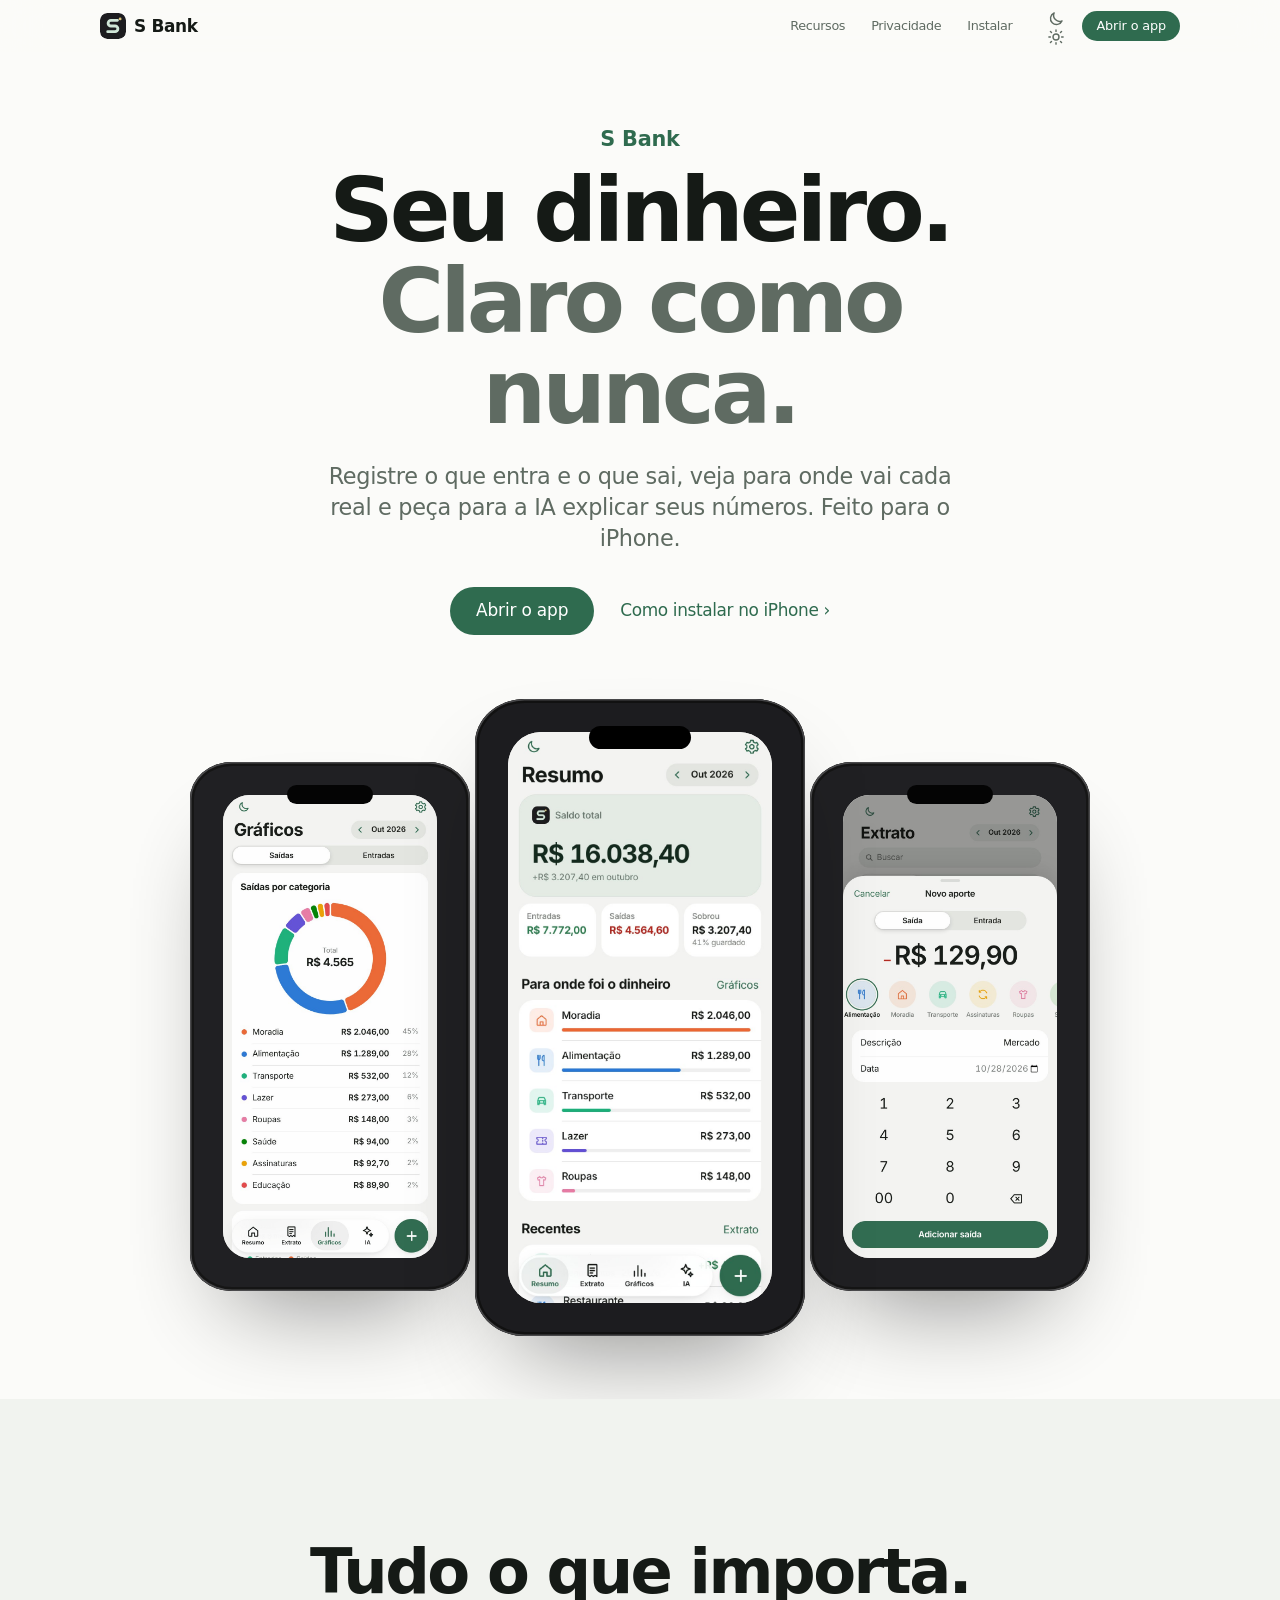
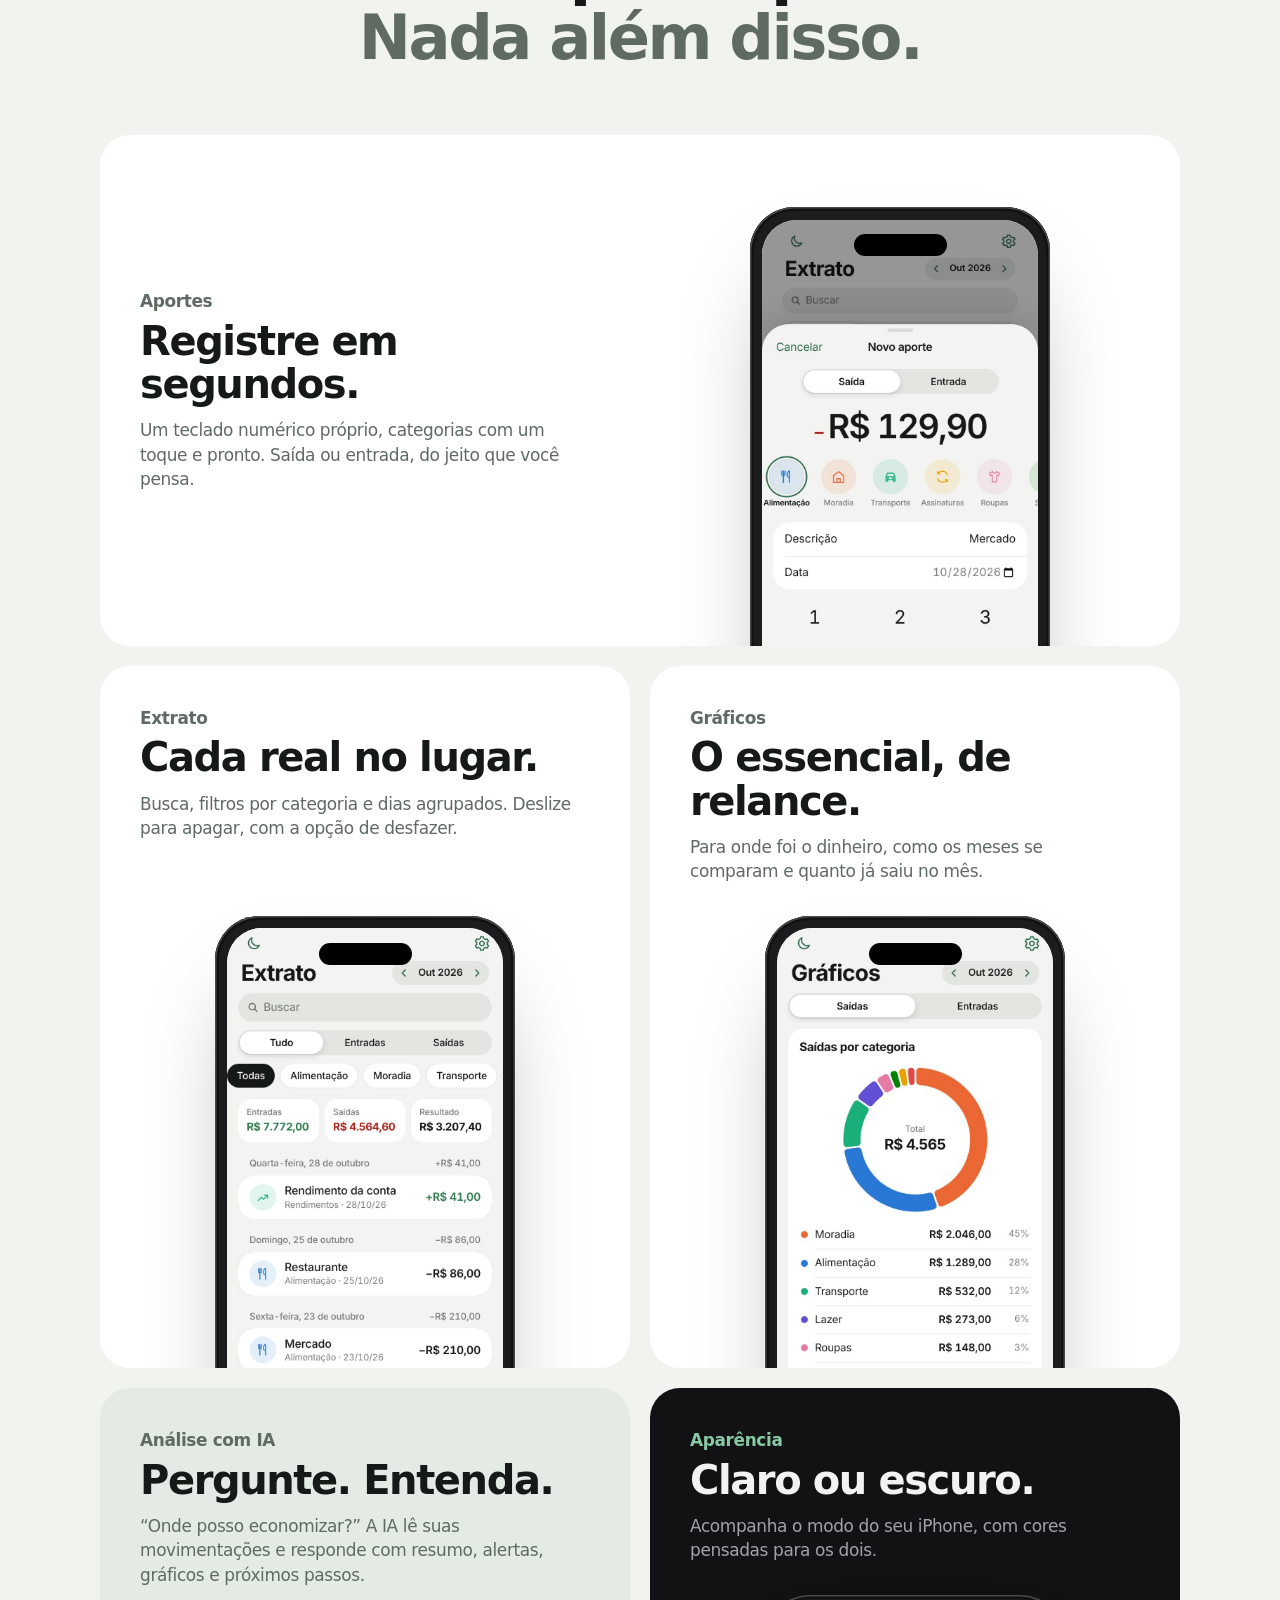
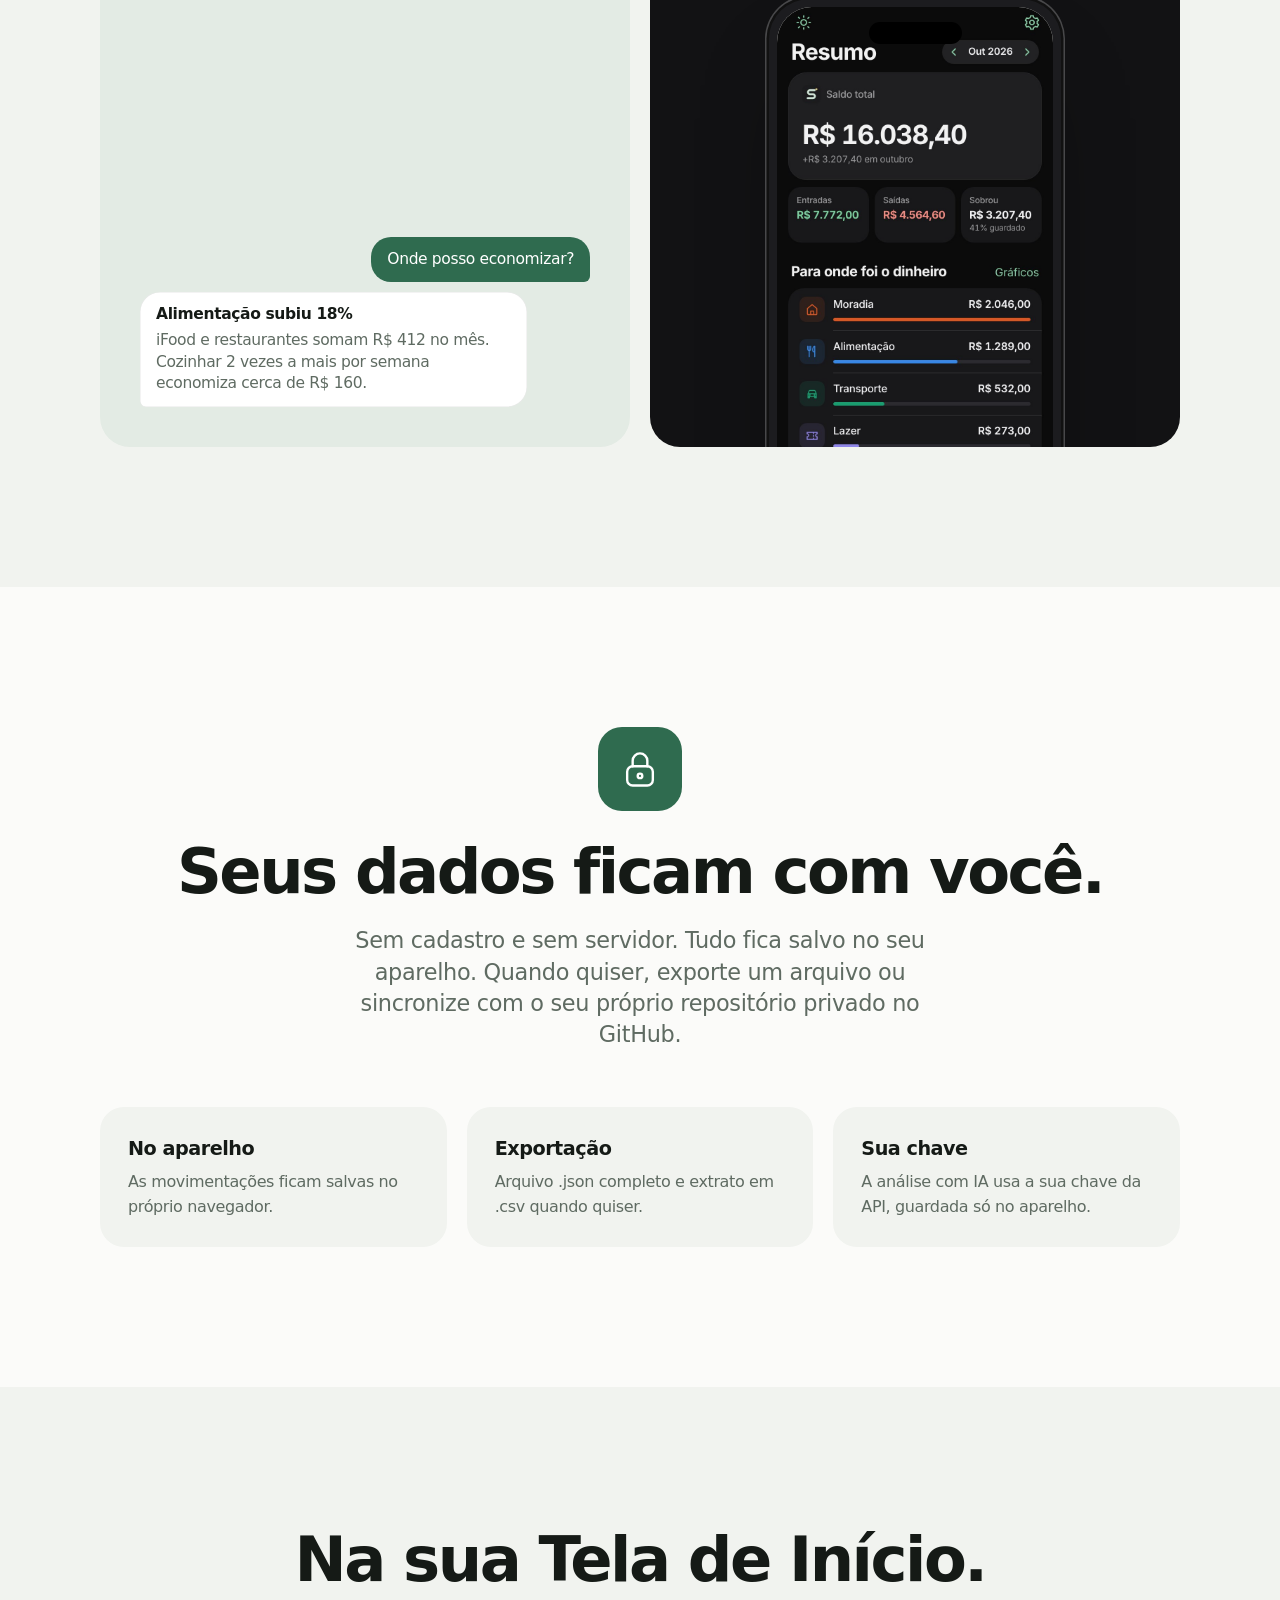
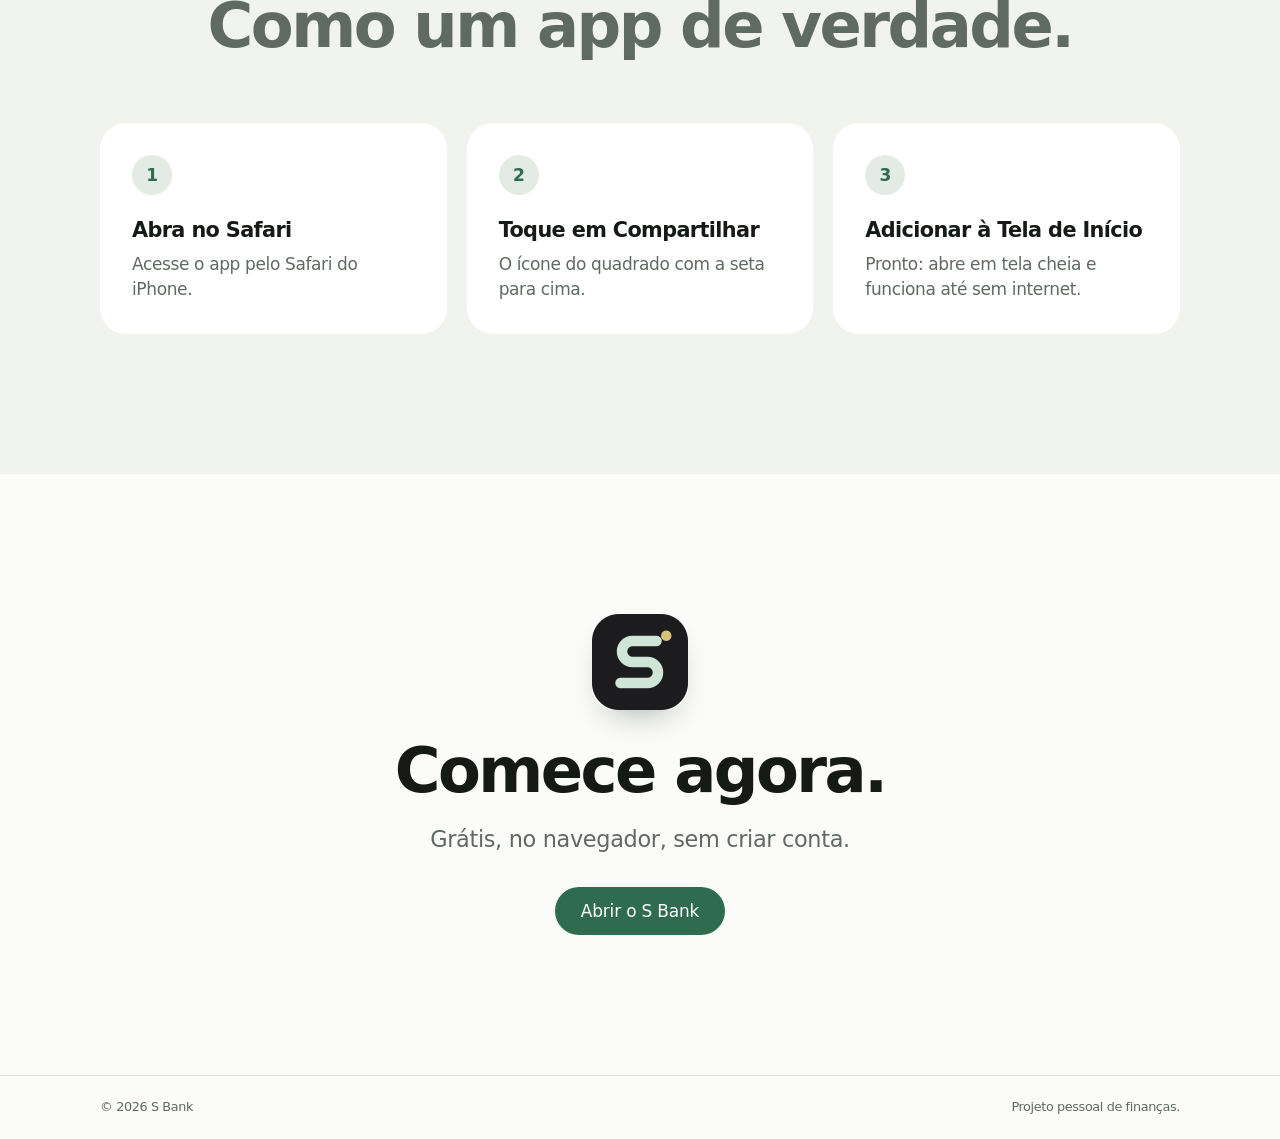
<file: index.html>
<!doctype html>
<html lang="pt-BR">
<head>
  <meta charset="utf-8">
  <meta name="viewport" content="width=device-width, initial-scale=1, viewport-fit=cover">
  <title>S Bank — Seu dinheiro, claro como nunca</title>
  <meta name="description" content="S Bank: registre o que entra e o que sai, veja gráficos e peça para a IA explicar seus números. Feito para o iPhone.">
  <meta name="theme-color" content="#FBFBF9" media="(prefers-color-scheme: light)">
  <meta name="theme-color" content="#0B0B0C" media="(prefers-color-scheme: dark)">
  <link rel="icon" href="assets/logo-mark.svg" type="image/svg+xml">
  <link rel="apple-touch-icon" href="app/icons/icon-180.png">
  <link rel="stylesheet" href="styles.css">
  <script>document.documentElement.classList.add('js'); try { const t = localStorage.getItem('sbank:theme'); if (t === 'light' || t === 'dark') document.documentElement.dataset.theme = t; } catch {}</script>
</head>
<body>
  <header class="nav" id="nav">
    <div class="nav__inner">
      <a href="#" class="brand" aria-label="S Bank — início">
        <img src="assets/logo-mark.svg" alt="" width="26" height="26">
        <span>S Bank</span>
      </a>
      <nav class="nav__links">
        <a href="#recursos">Recursos</a>
        <a href="#privacidade">Privacidade</a>
        <a href="#instalar">Instalar</a>
      </nav>
      <div class="nav__actions">
        <button class="theme-btn" id="themeBtn" aria-label="Alternar modo claro e escuro">
          <svg viewBox="0 0 24 24" class="icon-moon"><path d="M20 14.5A8 8 0 0 1 9.5 4a8 8 0 1 0 10.5 10.5z"/></svg>
          <svg viewBox="0 0 24 24" class="icon-sun" hidden><circle cx="12" cy="12" r="4"/><path d="M12 2.5v2M12 19.5v2M4.6 4.6 6 6M18 18l1.4 1.4M2.5 12h2M19.5 12h2M4.6 19.4 6 18M18 6l1.4-1.4"/></svg>
        </button>
        <a href="app/" class="pill pill--small">Abrir o app</a>
      </div>
    </div>
  </header>

  <main>
    <section class="hero">
      <div class="hero__copy">
        <p class="eyebrow reveal">S Bank</p>
        <h1 class="reveal">Seu dinheiro.<br><span class="soft">Claro como nunca.</span></h1>
        <p class="lead reveal">Registre o que entra e o que sai, veja para onde vai cada real e peça para a IA explicar seus números. Feito para o iPhone.</p>
        <div class="hero__cta reveal">
          <a href="app/" class="pill">Abrir o app</a>
          <a href="#instalar" class="more">Como instalar no iPhone</a>
        </div>
      </div>

      <div class="hero__devices" aria-hidden="true">
        <div class="phone phone--side phone--left rise"><img src="assets/shots/graficos-light.jpg" alt="" loading="lazy"></div>
        <div class="phone phone--main rise">
          <picture>
            <img src="assets/shots/resumo-light.jpg" alt="" data-light="assets/shots/resumo-light.jpg" data-dark="assets/shots/resumo-dark.jpg">
          </picture>
        </div>
        <div class="phone phone--side phone--right rise"><img src="assets/shots/aporte-light.jpg" alt="" loading="lazy"></div>
      </div>
    </section>

    <section class="section section--alt" id="recursos">
      <div class="wrap">
        <h2 class="section__title reveal">Tudo o que importa.<br><span class="soft">Nada além disso.</span></h2>

        <div class="bento">
          <article class="tile tile--wide reveal">
            <div class="tile__text">
              <p class="tile__kicker">Aportes</p>
              <h3>Registre em segundos.</h3>
              <p>Um teclado numérico próprio, categorias com um toque e pronto. Saída ou entrada, do jeito que você pensa.</p>
            </div>
            <div class="tile__media"><div class="phone phone--crop"><img src="assets/shots/aporte-light.jpg" alt="Tela de novo aporte" loading="lazy"></div></div>
          </article>

          <article class="tile reveal">
            <div class="tile__text">
              <p class="tile__kicker">Extrato</p>
              <h3>Cada real no lugar.</h3>
              <p>Busca, filtros por categoria e dias agrupados. Deslize para apagar, com a opção de desfazer.</p>
            </div>
            <div class="tile__media"><div class="phone phone--crop"><img src="assets/shots/extrato-light.jpg" alt="Tela de extrato" loading="lazy"></div></div>
          </article>

          <article class="tile reveal">
            <div class="tile__text">
              <p class="tile__kicker">Gráficos</p>
              <h3>O essencial, de relance.</h3>
              <p>Para onde foi o dinheiro, como os meses se comparam e quanto já saiu no mês.</p>
            </div>
            <div class="tile__media"><div class="phone phone--crop"><img src="assets/shots/graficos-light.jpg" alt="Tela de gráficos" loading="lazy"></div></div>
          </article>

          <article class="tile tile--ai reveal">
            <div class="tile__text">
              <p class="tile__kicker">Análise com IA</p>
              <h3>Pergunte. Entenda.</h3>
              <p>“Onde posso economizar?” A IA lê suas movimentações e responde com resumo, alertas, gráficos e próximos passos.</p>
            </div>
            <div class="ai-demo" aria-hidden="true">
              <div class="bubble bubble--q">Onde posso economizar?</div>
              <div class="bubble bubble--a">
                <b>Alimentação subiu 18%</b>
                <span>iFood e restaurantes somam R$ 412 no mês. Cozinhar 2 vezes a mais por semana economiza cerca de R$ 160.</span>
              </div>
            </div>
          </article>

          <article class="tile tile--dark reveal">
            <div class="tile__text">
              <p class="tile__kicker">Aparência</p>
              <h3>Claro ou escuro.</h3>
              <p>Acompanha o modo do seu iPhone, com cores pensadas para os dois.</p>
            </div>
            <div class="tile__media"><div class="phone phone--crop"><img src="assets/shots/resumo-dark.jpg" alt="Resumo no modo escuro" loading="lazy"></div></div>
          </article>
        </div>
      </div>
    </section>

    <section class="section" id="privacidade">
      <div class="wrap privacy">
        <div class="privacy__icon reveal" aria-hidden="true">
          <svg viewBox="0 0 48 48"><rect x="10" y="21" width="28" height="21" rx="6"/><path d="M16 21v-6a8 8 0 0 1 16 0v6"/><circle cx="24" cy="31.5" r="2.5"/></svg>
        </div>
        <h2 class="section__title reveal">Seus dados ficam com você.</h2>
        <p class="lead reveal">Sem cadastro e sem servidor. Tudo fica salvo no seu aparelho. Quando quiser, exporte um arquivo ou sincronize com o seu próprio repositório privado no GitHub.</p>
        <ul class="facts reveal">
          <li><strong>No aparelho</strong><span>As movimentações ficam salvas no próprio navegador.</span></li>
          <li><strong>Exportação</strong><span>Arquivo .json completo e extrato em .csv quando quiser.</span></li>
          <li><strong>Sua chave</strong><span>A análise com IA usa a sua chave da API, guardada só no aparelho.</span></li>
        </ul>
      </div>
    </section>

    <section class="section section--alt" id="instalar">
      <div class="wrap">
        <h2 class="section__title reveal">Na sua Tela de Início.<br><span class="soft">Como um app de verdade.</span></h2>
        <ol class="steps">
          <li class="step reveal">
            <span class="step__n">1</span>
            <h3>Abra no Safari</h3>
            <p>Acesse o app pelo Safari do iPhone.</p>
          </li>
          <li class="step reveal">
            <span class="step__n">2</span>
            <h3>Toque em Compartilhar</h3>
            <p>O ícone do quadrado com a seta para cima.</p>
          </li>
          <li class="step reveal">
            <span class="step__n">3</span>
            <h3>Adicionar à Tela de Início</h3>
            <p>Pronto: abre em tela cheia e funciona até sem internet.</p>
          </li>
        </ol>
      </div>
    </section>

    <section class="section cta">
      <div class="wrap">
        <img class="cta__icon reveal" src="app/icons/icon-192.png" alt="" width="96" height="96">
        <h2 class="section__title reveal">Comece agora.</h2>
        <p class="lead reveal">Grátis, no navegador, sem criar conta.</p>
        <a href="app/" class="pill reveal">Abrir o S Bank</a>
      </div>
    </section>
  </main>

  <footer class="footer">
    <div class="wrap footer__inner">
      <span>© <span id="year"></span> S Bank</span>
      <span>Projeto pessoal de finanças.</span>
    </div>
  </footer>

  <script src="script.js"></script>
</body>
</html>
</file>
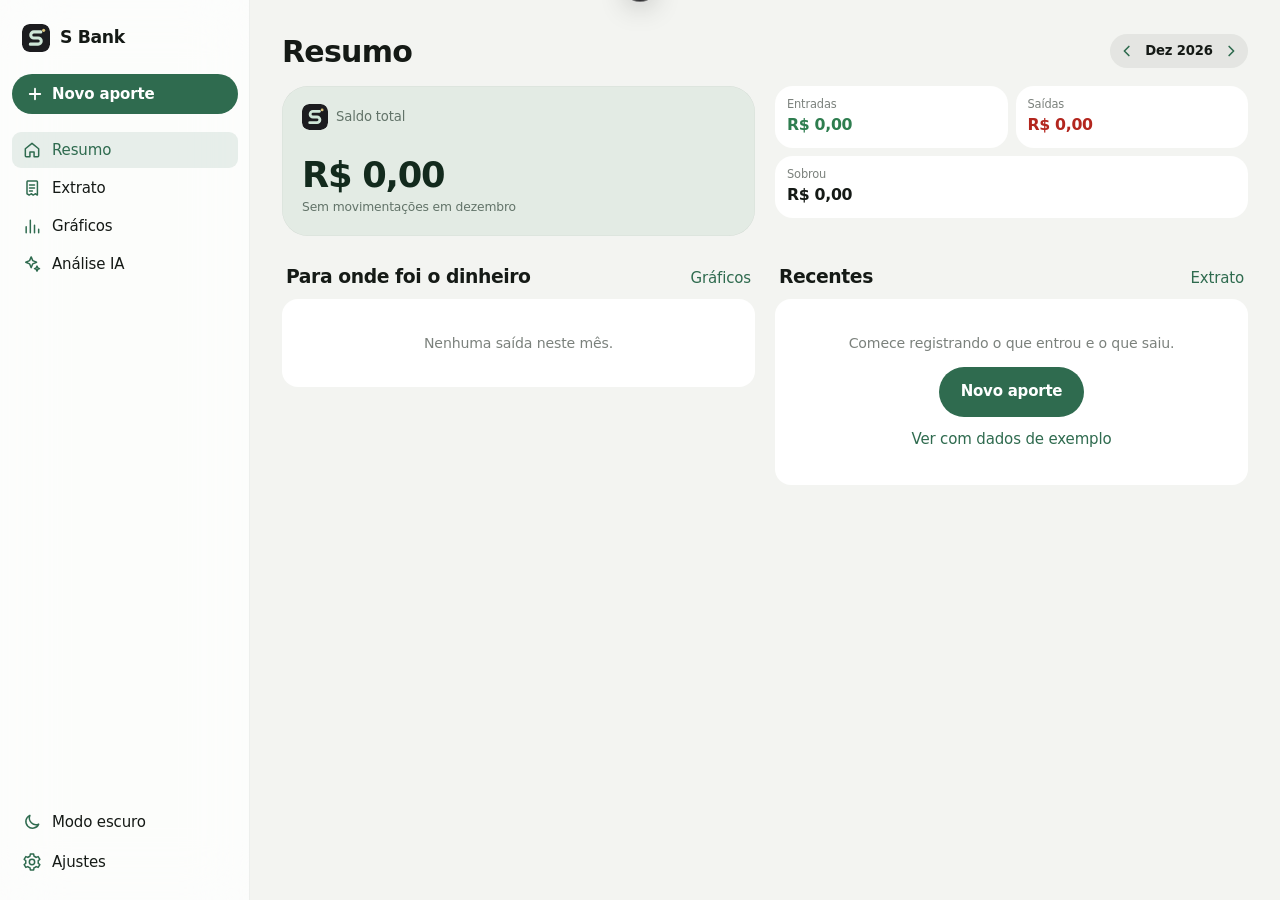
<file: app/index.html>
<!doctype html>
<html lang="pt-BR">
<head>
  <meta charset="utf-8">
  <meta name="viewport" content="width=device-width, initial-scale=1, viewport-fit=cover">
  <title>S Bank</title>
  <meta name="description" content="S Bank: seus ganhos e gastos, com gráficos e análise por IA.">
  <meta name="theme-color" content="#F3F4F1" media="(prefers-color-scheme: light)">
  <meta name="theme-color" content="#0B0B0C" media="(prefers-color-scheme: dark)">
  <script>try { const t = localStorage.getItem('sbank:theme'); if (t === 'light' || t === 'dark') document.documentElement.dataset.theme = t; } catch {}</script>
  <meta name="apple-mobile-web-app-capable" content="yes">
  <meta name="mobile-web-app-capable" content="yes">
  <meta name="apple-mobile-web-app-status-bar-style" content="black-translucent">
  <meta name="apple-mobile-web-app-title" content="S Bank">
  <meta name="format-detection" content="telephone=no">
  <link rel="manifest" href="manifest.webmanifest">
  <link rel="icon" href="icons/logo-mark.svg" type="image/svg+xml">
  <link rel="apple-touch-icon" href="icons/icon-180.png">
  <link rel="stylesheet" href="app.css">
  <script src="vendor/chart.umd.js" defer></script>
  <script src="app.js" type="module"></script>
</head>
<body>
  <!-- Ícones (estilo SF Symbols) -->
  <svg width="0" height="0" style="position:absolute" aria-hidden="true">
    <symbol id="i-resumo" viewBox="0 0 24 24"><path d="M4 10.5 12 4l8 6.5V19a1 1 0 0 1-1 1h-4.5v-5.5h-5V20H5a1 1 0 0 1-1-1z"/></symbol>
    <symbol id="i-extrato" viewBox="0 0 24 24"><path d="M6.5 3.5h11a1 1 0 0 1 1 1v16l-2.6-1.6-2.4 1.6-2.5-1.6-2.4 1.6-2.6-1.6V4.5a1 1 0 0 1 1-1zM9 8.5h6M9 12h6M9 15.5h3.5"/></symbol>
    <symbol id="i-graficos" viewBox="0 0 24 24"><path d="M5 20v-7M10 20V5M15 20v-9M20 20v-4"/></symbol>
    <symbol id="i-ia" viewBox="0 0 24 24"><path d="M11 3.5 12.9 8l4.6 1.9-4.6 1.9L11 16.4l-1.9-4.6L4.5 9.9 9.1 8zM18 14.5l.9 2.1 2.1.9-2.1.9-.9 2.1-.9-2.1-2.1-.9 2.1-.9z"/></symbol>
    <symbol id="i-plus" viewBox="0 0 24 24"><path d="M12 5v14M5 12h14"/></symbol>
    <symbol id="i-gear" viewBox="0 0 24 24"><path d="M12 15.2a3.2 3.2 0 1 0 0-6.4 3.2 3.2 0 0 0 0 6.4z"/><path d="M19.4 13.5a7.6 7.6 0 0 0 0-3l2-1.6-2-3.4-2.4 1a7.4 7.4 0 0 0-2.6-1.5L14 2.5h-4l-.4 2.5A7.4 7.4 0 0 0 7 6.5l-2.4-1-2 3.4 2 1.6a7.6 7.6 0 0 0 0 3l-2 1.6 2 3.4 2.4-1a7.4 7.4 0 0 0 2.6 1.5l.4 2.5h4l.4-2.5a7.4 7.4 0 0 0 2.6-1.5l2.4 1 2-3.4z"/></symbol>
    <symbol id="i-left" viewBox="0 0 24 24"><path d="M14.5 6 8.5 12l6 6"/></symbol>
    <symbol id="i-right" viewBox="0 0 24 24"><path d="m9.5 6 6 6-6 6"/></symbol>
    <symbol id="i-search" viewBox="0 0 24 24"><circle cx="10.5" cy="10.5" r="6"/><path d="m15 15 4.5 4.5"/></symbol>
    <symbol id="i-up" viewBox="0 0 24 24"><path d="M12 19V5M6 11l6-6 6 6"/></symbol>
    <symbol id="i-trash" viewBox="0 0 24 24"><path d="M4.5 6.5h15M9.5 6.5V4.5h5v2M6.5 6.5l.8 12.2a1.5 1.5 0 0 0 1.5 1.3h6.4a1.5 1.5 0 0 0 1.5-1.3l.8-12.2M10 10.5v6M14 10.5v6"/></symbol>
    <symbol id="i-delete" viewBox="0 0 24 24"><path d="M9 5.5h10.5a1 1 0 0 1 1 1v11a1 1 0 0 1-1 1H9L3.5 12z"/><path d="m11.5 9.5 5 5M16.5 9.5l-5 5"/></symbol>
    <symbol id="i-sun" viewBox="0 0 24 24"><circle cx="12" cy="12" r="4"/><path d="M12 2.5v2M12 19.5v2M4.6 4.6 6 6M18 18l1.4 1.4M2.5 12h2M19.5 12h2M4.6 19.4 6 18M18 6l1.4-1.4"/></symbol>
    <symbol id="i-moon" viewBox="0 0 24 24"><path d="M20 14.5A8 8 0 0 1 9.5 4a8 8 0 1 0 10.5 10.5z"/></symbol>
    <symbol id="i-sparkle" viewBox="0 0 24 24"><path d="M12 2.5 14.2 9.8 21.5 12l-7.3 2.2L12 21.5l-2.2-7.3L2.5 12l7.3-2.2z"/></symbol>
  </svg>

  <div class="app" id="app">
    <aside class="sidebar" aria-label="Navegação">
      <a class="sidebar__brand" href="../">
        <img src="icons/logo-mark.svg" alt="" width="28" height="28">
        <span>S Bank</span>
      </a>
      <button class="sidebar__new pressable" data-new>
        <svg><use href="#i-plus"/></svg><span>Novo aporte</span>
      </button>
      <nav class="sidebar__nav">
        <button class="side-item pressable" data-view="resumo"><svg><use href="#i-resumo"/></svg><span>Resumo</span></button>
        <button class="side-item pressable" data-view="extrato"><svg><use href="#i-extrato"/></svg><span>Extrato</span></button>
        <button class="side-item pressable" data-view="graficos"><svg><use href="#i-graficos"/></svg><span>Gráficos</span></button>
        <button class="side-item pressable" data-view="ia"><svg><use href="#i-ia"/></svg><span>Análise IA</span></button>
      </nav>
      <button class="side-item side-item--bottom pressable" data-theme-toggle><svg><use class="theme-icon" href="#i-moon"/></svg><span class="theme-label">Modo escuro</span></button>
      <button class="side-item pressable" data-settings><svg><use href="#i-gear"/></svg><span>Ajustes</span></button>
    </aside>

    <div class="main" id="main">
      <header class="navbar" id="navbar">
        <button class="navbar__btn navbar__btn--left pressable" data-theme-toggle aria-label="Alternar modo claro e escuro"><svg><use class="theme-icon" href="#i-moon"/></svg></button>
        <span class="navbar__title" id="navTitle">Resumo</span>
        <button class="navbar__btn pressable" data-settings aria-label="Ajustes"><svg><use href="#i-gear"/></svg></button>
      </header>

      <div class="large-title" id="largeTitle">
        <h1 id="viewTitle">Resumo</h1>
        <div class="month" id="monthNav">
          <button class="month__btn pressable" id="prevMonth" aria-label="Mês anterior"><svg><use href="#i-left"/></svg></button>
          <span class="month__label" id="monthLabel">—</span>
          <button class="month__btn pressable" id="nextMonth" aria-label="Próximo mês"><svg><use href="#i-right"/></svg></button>
        </div>
      </div>

      <main class="views">
        <!-- RESUMO -->
        <section class="view" id="view-resumo" data-title="Resumo">
          <div class="card-balance">
            <div class="card-balance__top">
              <img src="icons/logo-mark.svg" alt="" width="26" height="26">
              <span>Saldo total</span>
            </div>
            <strong class="card-balance__value" id="totalBalance">R$ 0,00</strong>
            <span class="card-balance__sub" id="balanceSub">&nbsp;</span>
          </div>

          <div class="tiles">
            <div class="tile"><span class="tile__label">Entradas</span><strong class="tile__value pos" id="monthIncome">R$ 0</strong></div>
            <div class="tile"><span class="tile__label">Saídas</span><strong class="tile__value neg" id="monthExpense">R$ 0</strong></div>
            <div class="tile"><span class="tile__label">Sobrou</span><strong class="tile__value" id="monthNet">R$ 0</strong><span class="tile__foot" id="savingsRate"></span></div>
          </div>

          <div class="section">
            <div class="section__head"><h2>Para onde foi o dinheiro</h2><button class="link pressable" data-view="graficos">Gráficos</button></div>
            <div class="group" id="topCategories"></div>
          </div>

          <div class="section">
            <div class="section__head"><h2>Recentes</h2><button class="link pressable" data-view="extrato">Extrato</button></div>
            <ul class="group list" id="recentList"></ul>
          </div>
        </section>

        <!-- EXTRATO -->
        <section class="view" id="view-extrato" data-title="Extrato">
          <label class="search">
            <svg><use href="#i-search"/></svg>
            <input type="search" id="search" placeholder="Buscar" aria-label="Buscar no extrato" enterkeyhint="search">
          </label>
          <div class="segmented" id="typeFilter" role="tablist">
            <span class="segmented__thumb"></span>
            <button class="segmented__btn" data-value="all">Tudo</button>
            <button class="segmented__btn" data-value="income">Entradas</button>
            <button class="segmented__btn" data-value="expense">Saídas</button>
          </div>
          <div class="chips-scroll" id="catFilter"></div>
          <div class="tiles tiles--compact" id="statementSummary"></div>
          <div id="statement"></div>
          <p class="hint" id="swipeHint">Deslize uma movimentação para a esquerda para apagar.</p>
        </section>

        <!-- GRÁFICOS -->
        <section class="view" id="view-graficos" data-title="Gráficos">
          <div class="segmented" id="donutType" role="tablist">
            <span class="segmented__thumb"></span>
            <button class="segmented__btn" data-value="expense">Saídas</button>
            <button class="segmented__btn" data-value="income">Entradas</button>
          </div>
          <div class="charts">
            <div class="panel panel--donut">
              <h2 class="panel__title" id="donutTitle">Saídas por categoria</h2>
              <div class="donut">
                <canvas id="donutChart" role="img" aria-label="Gráfico de rosca por categoria"></canvas>
                <div class="donut__center"><span>Total</span><strong id="donutTotal">R$ 0</strong></div>
              </div>
              <ul class="legend" id="donutLegend"></ul>
            </div>
            <div class="panel">
              <h2 class="panel__title">Entradas e saídas</h2>
              <p class="panel__sub">Últimos 6 meses</p>
              <div class="chart"><canvas id="barChart" role="img" aria-label="Entradas e saídas dos últimos 6 meses"></canvas></div>
            </div>
            <div class="panel">
              <h2 class="panel__title">Gasto acumulado</h2>
              <p class="panel__sub" id="lineSub">Ao longo do mês</p>
              <div class="chart"><canvas id="lineChart" role="img" aria-label="Gasto acumulado ao longo do mês"></canvas></div>
            </div>
          </div>
        </section>

        <!-- IA -->
        <section class="view" id="view-ia" data-title="Análise IA">
          <div class="segmented" id="aiMode" role="tablist">
            <span class="segmented__thumb"></span>
            <button class="segmented__btn" data-value="daily">Diárias</button>
            <button class="segmented__btn" data-value="ask">Perguntar</button>
          </div>

          <div id="aiDaily">
            <div class="ai-intro">
              <div class="ai-intro__orb"><svg><use href="#i-sparkle"/></svg></div>
              <p>Todo dia às 10h, o Claude analisa o dia anterior e o mês até agora, usando o seu plano.</p>
            </div>
            <div id="dailyList"></div>
          </div>

          <div id="aiAsk" hidden>
            <div class="ai-intro">
              <div class="ai-intro__orb"><svg><use href="#i-sparkle"/></svg></div>
              <p>Pergunte sobre seus gastos. A IA lê suas movimentações e responde com um resumo, alertas e gráficos.</p>
            </div>
            <div class="chips-scroll ai-suggestions">
              <button class="chip pressable" data-prompt="Analise meus ganhos e gastos deste mês. O que se destacou e onde estou gastando demais?">Analisar o mês</button>
              <button class="chip pressable" data-prompt="Compare meus últimos 6 meses. Quais categorias cresceram, quais caíram e qual a tendência?">Comparar meses</button>
              <button class="chip pressable" data-prompt="Onde posso economizar? Sugira cortes concretos com valores estimados por mês.">Onde economizar</button>
              <button class="chip pressable" data-prompt="Monte um orçamento mensal por categoria baseado no meu histórico, buscando guardar pelo menos 20% do que ganho.">Criar orçamento</button>
            </div>
            <form class="composer" id="aiForm">
              <textarea id="aiQuestion" rows="1" placeholder="Pergunte algo…" aria-label="Pergunta para a IA"></textarea>
              <button class="composer__send pressable" type="submit" id="aiSend" aria-label="Enviar"><svg><use href="#i-up"/></svg></button>
            </form>
            <button class="btn btn--tint btn--block pressable claude-btn" id="openClaude">Analisar no app do Claude</button>
            <p class="group-foot" id="aiNoKey">Sem chave da API, as perguntas abrem no app do Claude usando o seu plano: os dados são copiados e é só colar na conversa. Para respostas aqui dentro, adicione uma chave em Ajustes.</p>
            <div id="aiResults"></div>
          </div>
        </section>
      </main>
    </div>
  </div>

  <!-- Barra de abas flutuante -->
  <nav class="tabbar" id="tabbar" aria-label="Abas">
    <div class="tabbar__pill" id="tabPill">
      <span class="tabbar__indicator" id="tabIndicator"></span>
      <button class="tab" data-tab="resumo"><svg><use href="#i-resumo"/></svg><span>Resumo</span></button>
      <button class="tab" data-tab="extrato"><svg><use href="#i-extrato"/></svg><span>Extrato</span></button>
      <button class="tab" data-tab="graficos"><svg><use href="#i-graficos"/></svg><span>Gráficos</span></button>
      <button class="tab" data-tab="ia"><svg><use href="#i-ia"/></svg><span>IA</span></button>
    </div>
    <button class="tabbar__add pressable" data-new aria-label="Novo aporte"><svg><use href="#i-plus"/></svg></button>
  </nav>

  <!-- Painel: novo aporte -->
  <div class="sheet" id="sheet-entry" role="dialog" aria-modal="true" aria-labelledby="entryTitle" hidden>
    <div class="sheet__scrim" data-dismiss></div>
    <div class="sheet__panel">
      <div class="sheet__header" data-grab>
        <span class="sheet__grip"></span>
        <button class="sheet__action pressable" data-dismiss>Cancelar</button>
        <h2 class="sheet__title" id="entryTitle">Novo aporte</h2>
        <button class="sheet__action sheet__action--icon pressable" id="deleteBtn" aria-label="Apagar movimentação" hidden><svg><use href="#i-trash"/></svg></button>
      </div>
      <form class="sheet__body entry" id="entryForm" autocomplete="off">
        <div class="segmented" id="entryType" role="radiogroup" aria-label="Tipo">
          <span class="segmented__thumb"></span>
          <button type="button" class="segmented__btn" data-value="expense">Saída</button>
          <button type="button" class="segmented__btn" data-value="income">Entrada</button>
        </div>

        <output class="amount" id="amount" aria-live="polite"><span class="amount__sign" id="amountSign">−</span><span id="amountValue">R$ 0,00</span></output>

        <div class="cat-picker" id="categoryChips" role="radiogroup" aria-label="Categoria"></div>

        <div class="group form">
          <label class="form__row"><span>Descrição</span><input id="desc" type="text" placeholder="Opcional" maxlength="80" enterkeyhint="done"></label>
          <label class="form__row"><span>Data</span><input id="date" type="date" required></label>
        </div>

        <div class="keypad" id="keypad" aria-label="Teclado numérico">
          <button type="button" data-key="1">1</button><button type="button" data-key="2">2</button><button type="button" data-key="3">3</button>
          <button type="button" data-key="4">4</button><button type="button" data-key="5">5</button><button type="button" data-key="6">6</button>
          <button type="button" data-key="7">7</button><button type="button" data-key="8">8</button><button type="button" data-key="9">9</button>
          <button type="button" data-key="00">00</button><button type="button" data-key="0">0</button>
          <button type="button" data-key="del" aria-label="Apagar dígito"><svg><use href="#i-delete"/></svg></button>
        </div>

        <button type="submit" class="btn btn--primary btn--block pressable" id="saveBtn">Adicionar</button>
      </form>
    </div>
  </div>

  <!-- Painel: ajustes -->
  <div class="sheet" id="sheet-settings" role="dialog" aria-modal="true" aria-labelledby="settingsTitle" hidden>
    <div class="sheet__scrim" data-dismiss></div>
    <div class="sheet__panel">
      <div class="sheet__header" data-grab>
        <span class="sheet__grip"></span>
        <span></span>
        <h2 class="sheet__title" id="settingsTitle">Ajustes</h2>
        <button class="sheet__action sheet__action--bold pressable" data-dismiss>OK</button>
      </div>
      <div class="sheet__body settings">
        <h3 class="group-title">Aparência</h3>
        <div class="group form">
          <div class="form__row">
            <div class="segmented" id="themeSeg" style="flex:1">
              <span class="segmented__thumb"></span>
              <button type="button" class="segmented__btn" data-value="auto">Automático</button>
              <button type="button" class="segmented__btn" data-value="light">Claro</button>
              <button type="button" class="segmented__btn" data-value="dark">Escuro</button>
            </div>
          </div>
        </div>
        <p class="group-foot">“Automático” acompanha o modo do iPhone.</p>

        <h3 class="group-title">Seus dados</h3>
        <div class="group">
          <button class="row-btn pressable" id="exportJson">Exportar dados (.json)</button>
          <button class="row-btn pressable" id="exportCsv">Exportar extrato (.csv)</button>
          <label class="row-btn pressable">Importar arquivo<input type="file" id="importFile" accept="application/json,.json" hidden></label>
        </div>
        <p class="group-foot" id="dataInfo"></p>

        <h3 class="group-title">Sincronizar com o GitHub</h3>
        <div class="group form">
          <label class="form__row"><span>Repositório</span><input id="ghRepo" placeholder="usuario/sbank-dados" autocapitalize="off" autocorrect="off" spellcheck="false"></label>
          <label class="form__row"><span>Arquivo</span><input id="ghPath" placeholder="data/sbank-dados.json" autocapitalize="off" autocorrect="off" spellcheck="false"></label>
          <label class="form__row"><span>Token</span><input id="ghToken" type="password" placeholder="github_pat_…" autocapitalize="off" spellcheck="false"></label>
        </div>
        <div class="group">
          <button class="row-btn pressable" id="ghSync">Sincronizar agora</button>
        </div>
        <p class="group-foot">Use um repositório privado e um token “fine-grained” com permissão Contents: Read and write somente nele. Com o GitHub conectado, o app sincroniza sozinho: envia suas mudanças, traz as compras do Apple Pay (pasta inbox/) e as análises diárias (pasta analises/).</p>

        <h3 class="group-title">Análise com IA</h3>
        <div class="group form">
          <label class="form__row"><span>Chave da API</span><input id="apiKey" type="password" placeholder="sk-ant-…" autocapitalize="off" spellcheck="false"></label>
        </div>
        <p class="group-foot">Crie a chave em console.anthropic.com. Ela fica só neste aparelho e nunca entra no arquivo exportado. Cada análise é cobrada na sua conta da Anthropic.</p>

        <h3 class="group-title">Categorias</h3>
        <div class="group" id="catManage"></div>
        <form class="group form cat-add" id="catAddForm">
          <label class="form__row"><span>Nova</span>
            <input id="catName" maxlength="24" placeholder="Nome" aria-label="Nome da categoria" required>
          </label>
          <div class="form__row form__row--icons"><div class="icon-pick" id="iconPick" role="radiogroup" aria-label="Ícone da categoria"></div></div>
          <div class="form__row">
            <div class="segmented segmented--inline" id="catType">
              <span class="segmented__thumb"></span>
              <button type="button" class="segmented__btn" data-value="expense">Saída</button>
              <button type="button" class="segmented__btn" data-value="income">Entrada</button>
            </div>
            <button class="btn btn--tint btn--small pressable" type="submit">Criar</button>
          </div>
        </form>

        <h3 class="group-title">Outros</h3>
        <div class="group">
          <button class="row-btn pressable" id="loadDemo">Carregar dados de exemplo</button>
          <button class="row-btn row-btn--danger pressable" id="wipeData">Apagar todos os dados</button>
        </div>
        <p class="group-foot center">S Bank · seus dados ficam neste aparelho até você exportar.</p>
      </div>
    </div>
  </div>

  <div class="toast" id="toast" role="status" aria-live="polite"><span id="toastText"></span><button class="toast__action" id="toastAction" hidden></button></div>
  <label class="haptic" aria-hidden="true"><input type="checkbox" switch tabindex="-1" id="hapticSwitch"></label>
</body>
</html>
</file>
<file: styles.css>
:root {
  color-scheme: light;
  --bg: #FBFBF9;
  --bg-alt: #F1F3EF;
  --tile: #FFFFFF;
  --text: #151A16;
  --text-2: #5F6B62;
  --line: rgba(20, 30, 22, .1);
  --tint: #2F6B4F;
  --tint-hover: #265A42;
  --on-tint: #FFFFFF;
  --soft: #E3EBE4;
  --nav: rgba(251, 251, 249, .74);
  --ease: cubic-bezier(.22, 1, .36, 1);
}
@media (prefers-color-scheme: dark) {
  :root:not([data-theme="light"]) {
    color-scheme: dark;
    --bg: #0B0B0C; --bg-alt: #121214; --tile: #18181A;
    --text: #F2F2F3; --text-2: #A1A1A8; --line: rgba(255, 255, 255, .1);
    --tint: #86C9A3; --tint-hover: #9CD6B5; --on-tint: #0B1A12; --soft: #1F1F22; --nav: rgba(11, 11, 12, .74);
  }
}
:root[data-theme="dark"] {
  color-scheme: dark;
  --bg: #0B0B0C; --bg-alt: #121214; --tile: #18181A;
    --text: #F2F2F3; --text-2: #A1A1A8; --line: rgba(255, 255, 255, .1);
    --tint: #86C9A3; --tint-hover: #9CD6B5; --on-tint: #0B1A12; --soft: #1F1F22; --nav: rgba(11, 11, 12, .74);
}

* { box-sizing: border-box; margin: 0; padding: 0; }
html { scroll-behavior: smooth; -webkit-text-size-adjust: 100%; }
body {
  font: 17px/1.47 -apple-system, BlinkMacSystemFont, "SF Pro Text", system-ui, "Segoe UI", Roboto, sans-serif;
  letter-spacing: -0.022em; color: var(--text); background: var(--bg);
  -webkit-font-smoothing: antialiased; overflow-x: hidden;
}
a { color: inherit; text-decoration: none; }
img { display: block; max-width: 100%; }
.wrap { width: min(1080px, 100% - 40px); margin: 0 auto; }
.soft { color: var(--text-2); }

/* Navegação translúcida */
.nav {
  position: sticky; top: 0; z-index: 50; padding-top: env(safe-area-inset-top, 0px);
  background: var(--nav); backdrop-filter: blur(20px) saturate(180%); -webkit-backdrop-filter: blur(20px) saturate(180%);
  box-shadow: 0 .5px 0 transparent; transition: box-shadow 300ms ease;
}
.nav.is-scrolled { box-shadow: 0 .5px 0 var(--line); }
.nav__inner { width: min(1080px, 100% - 40px); margin: 0 auto; height: 52px; display: flex; align-items: center; gap: 28px; }
.brand { display: flex; align-items: center; gap: 8px; font-weight: 600; font-size: 1.06rem; letter-spacing: -0.02em; }
.brand img { border-radius: 7px; }
.nav__links { display: flex; gap: 26px; margin-left: auto; font-size: .8rem; color: var(--text-2); }
.nav__links a { transition: color 200ms; }
.nav__links a:hover { color: var(--text); }

.pill {
  display: inline-flex; align-items: center; justify-content: center; min-height: 48px; padding: 0 26px; border-radius: 980px;
  background: var(--tint); color: var(--on-tint); font-size: 1.06rem; font-weight: 500; letter-spacing: -0.01em;
  transition: background-color 200ms ease, transform 300ms var(--ease);
}
.pill:hover { background: var(--tint-hover); }
.pill:active { transform: scale(.96); transition-duration: 80ms; }
.pill--small { min-height: 30px; padding: 0 14px; font-size: .8rem; }
.more { color: var(--tint); font-size: 1.06rem; }
.more::after { content: " ›"; }
.more:hover { text-decoration: underline; }

/* Hero */
.hero { padding: 72px 0 0; text-align: center; overflow: hidden; }
.hero__copy { width: min(820px, 100% - 40px); margin: 0 auto; }
.eyebrow { font-size: 1.3rem; font-weight: 600; color: var(--tint); letter-spacing: -0.01em; }
.hero h1 { font-size: clamp(2.9rem, 8.2vw, 5.6rem); line-height: 1.02; font-weight: 700; letter-spacing: -0.045em; margin: 10px 0 22px; }
.lead { font-size: clamp(1.1rem, 2.2vw, 1.4rem); line-height: 1.4; color: var(--text-2); letter-spacing: -0.015em; max-width: 640px; margin: 0 auto; }
.hero__cta { display: flex; gap: 26px; justify-content: center; align-items: center; flex-wrap: wrap; margin-top: 32px; }

.hero__devices { position: relative; height: clamp(520px, 62vw, 700px); margin-top: 64px; }
.phone {
  position: relative; border-radius: 15% / 7%; padding: 2.6%;
  background: #1C1C1F;
  box-shadow: inset 0 0 0 1.5px #48484A, inset 0 0 0 4px #111, 0 50px 100px -40px rgba(0, 0, 0, .45);
}
.phone img { width: 100%; height: auto; aspect-ratio: 393 / 852; object-fit: cover; object-position: top; border-radius: 12.5% / 5.9%; background: #F3F4F1; }
.phone::after { /* Dynamic Island */
  content: ""; position: absolute; top: 4.3%; left: 50%; width: 31%; height: 3.6%; margin-left: -15.5%; border-radius: 999px; background: #000;
}
.phone--main { position: absolute; left: 50%; top: 0; width: clamp(250px, 30vw, 330px); margin-left: calc(clamp(250px, 30vw, 330px) / -2); z-index: 2; }
.phone--side { position: absolute; top: 9%; width: clamp(210px, 25vw, 280px); opacity: .98; }
.phone--left { right: calc(50% + clamp(120px, 14vw, 170px)); }
.phone--right { left: calc(50% + clamp(120px, 14vw, 170px)); }

/* Seções */
.section { padding: clamp(80px, 12vw, 140px) 0; }
.section--alt { background: var(--bg-alt); }
.section__title { font-size: clamp(2.2rem, 5.6vw, 3.9rem); line-height: 1.06; font-weight: 700; letter-spacing: -0.04em; text-align: center; }
.section .lead { margin-top: 20px; text-align: center; }

/* Bento */
.bento { display: grid; grid-template-columns: repeat(2, 1fr); gap: 20px; margin-top: 64px; }
.tile {
  position: relative; display: flex; flex-direction: column; overflow: hidden; min-height: 560px;
  background: var(--tile); border-radius: 30px; padding: 40px 40px 0;
}
.tile--wide { grid-column: span 2; flex-direction: row; align-items: stretch; gap: 40px; min-height: 480px; }
.tile--wide .tile__text { flex: 1; align-self: center; padding-bottom: 40px; }
.tile--wide .tile__media { flex: 1; align-self: flex-end; }
.tile__kicker { font-size: .94rem; font-weight: 600; color: var(--tint); }
.tile h3 { font-size: clamp(1.8rem, 3.4vw, 2.5rem); line-height: 1.08; font-weight: 700; letter-spacing: -0.035em; margin: 6px 0 12px; }
.tile p { color: var(--text-2); font-size: 1.06rem; line-height: 1.45; max-width: 440px; }
.tile__media { margin-top: auto; display: flex; justify-content: center; padding-top: 32px; }
.phone--crop { width: min(300px, 80%); border-radius: 15% / 7%; margin-bottom: -38%; }
.tile--dark { background: #121214; color: #F2F2F3; }
.tile--dark p { color: #A1A1A8; }
.tile--dark .tile__kicker { color: #86C9A3; }

.tile--ai { background: var(--soft); }
.ai-demo { margin-top: auto; padding: 32px 0 40px; display: grid; gap: 10px; }
.bubble { max-width: 86%; padding: 12px 16px; border-radius: 20px; font-size: .97rem; line-height: 1.4; }
.bubble--q { justify-self: end; background: var(--tint); color: var(--on-tint); border-bottom-right-radius: 6px; }
.bubble--a { justify-self: start; background: var(--tile); border-bottom-left-radius: 6px; display: grid; gap: 4px; box-shadow: inset 0 0 0 .5px var(--line); }
.bubble--a span { color: var(--text-2); }

/* Privacidade */
.privacy { text-align: center; }
.privacy__icon { width: 84px; height: 84px; margin: 0 auto 28px; border-radius: 24px; display: grid; place-items: center; background: var(--tint); }
.privacy__icon svg { width: 44px; height: 44px; fill: none; stroke: var(--on-tint); stroke-width: 2.6; stroke-linecap: round; stroke-linejoin: round; }
.facts { list-style: none; display: grid; grid-template-columns: repeat(3, 1fr); gap: 20px; margin-top: 56px; text-align: left; }
.facts li { padding: 28px; border-radius: 24px; background: var(--bg-alt); }
.facts strong { display: block; font-size: 1.2rem; letter-spacing: -0.025em; margin-bottom: 6px; }
.facts span { color: var(--text-2); font-size: 1rem; line-height: 1.45; }

/* Instalar */
.steps { list-style: none; display: grid; grid-template-columns: repeat(3, 1fr); gap: 20px; margin-top: 64px; }
.step { background: var(--tile); border-radius: 26px; padding: 32px; }
.step__n { display: grid; place-items: center; width: 40px; height: 40px; border-radius: 50%; background: var(--soft); color: var(--tint); font-weight: 700; margin-bottom: 20px; }
.step h3 { font-size: 1.3rem; letter-spacing: -0.03em; margin-bottom: 6px; }
.step p { color: var(--text-2); }

/* CTA final */
.cta { text-align: center; }
.cta__icon { width: 96px; height: 96px; margin: 0 auto 28px; border-radius: 22px; box-shadow: 0 16px 34px -18px rgba(20, 50, 30, .45); }
.cta .pill { margin-top: 32px; }

.footer { border-top: .5px solid var(--line); padding: 22px 0 calc(22px + env(safe-area-inset-bottom, 0px)); font-size: .8rem; color: var(--text-2); }
.footer__inner { display: flex; justify-content: space-between; gap: 12px; flex-wrap: wrap; }

/* Entrada suave ao rolar */
.js .reveal { opacity: 0; transform: translateY(28px); transition: opacity 900ms var(--ease), transform 1100ms var(--ease); }
.js .reveal.is-in { opacity: 1; transform: none; }
.js .rise { opacity: 0; transform: translateY(60px) scale(.98); transition: opacity 1000ms var(--ease), transform 1400ms var(--ease); }
.js .rise.is-in { opacity: 1; transform: none; }
.js .phone--side.rise { transition-delay: 160ms; }
.js .phone--side.rise.is-in { opacity: .98; }

/* Responsivo */
@media (max-width: 860px) {
  .nav__links { display: none; }
  .nav__inner { justify-content: space-between; }
  .bento, .facts, .steps { grid-template-columns: 1fr; }
  .tile--wide { grid-column: auto; flex-direction: column; gap: 0; min-height: 560px; }
  .tile--wide .tile__text { align-self: auto; padding-bottom: 0; }
  .tile { padding: 32px 28px 0; min-height: 540px; border-radius: 28px; }
  .hero { padding-top: 48px; }
  .hero__devices { height: 560px; margin-top: 48px; }
  .phone--main { width: 250px; margin-left: -125px; }
  .phone--side { width: 210px; top: 12%; }
  .phone--left { right: calc(50% + 70px); }
  .phone--right { left: calc(50% + 70px); }
}
@media (max-width: 520px) {
  .phone--side { display: none; }
}
@media (prefers-reduced-motion: reduce) {
  html { scroll-behavior: auto; }
  .js .reveal, .js .rise { transform: none !important; transition: opacity 300ms ease !important; }
}
@media (prefers-reduced-transparency: reduce) {
  .nav { background: var(--bg); backdrop-filter: none; -webkit-backdrop-filter: none; }
}

/* Botão claro/escuro */
.theme-btn { width: 32px; height: 32px; border: 0; border-radius: 50%; display: grid; place-items: center; background: transparent; color: var(--text-2); cursor: pointer; transition: background-color 200ms, color 200ms; }
.theme-btn:hover { background: var(--bg-alt); color: var(--text); }
.theme-btn svg { width: 18px; height: 18px; fill: none; stroke: currentColor; stroke-width: 1.9; stroke-linecap: round; stroke-linejoin: round; }
.nav__actions { display: flex; align-items: center; gap: 10px; }
html.theme-fade *, html.theme-fade *::before, html.theme-fade *::after { transition: background-color 380ms ease, color 380ms ease, border-color 380ms ease, box-shadow 380ms ease !important; }
::view-transition-old(root), ::view-transition-new(root) { animation-duration: 380ms; }
</file>
<file: app/app.css>
/* S Bank — visual no padrão do iOS (cores do sistema, materiais translúcidos, tipografia SF) */
:root {
  color-scheme: light;
  --bg: #F3F4F1;
  --surface: #FFFFFF;
  --surface-raised: #FFFFFF;
  --fill: rgba(112, 122, 114, .12);
  --fill-strong: rgba(112, 122, 114, .2);
  --label: #151A16;
  --label-2: rgba(48, 58, 50, .64);
  --label-3: rgba(48, 58, 50, .34);
  --separator: rgba(48, 58, 50, .14);
  --tint: #2F6B4F;
  --tint-soft: rgba(47, 107, 79, .1);
  --on-tint: #FFFFFF;
  --pos: #2E7D4F;
  --neg: #B3261E;
  --warn: #B7791F;
  --thumb: #FFFFFF;
  --material: rgba(255, 255, 255, .76);
  --material-edge: rgba(255, 255, 255, .6);
  --material-line: rgba(20, 30, 22, .06);
  --sheet-bg: #F3F4F1;
  --sheet-group: #FFFFFF;
  --card-bg: #E3EBE4;
  --card-ink: #132A1D;
  --card-ink-2: rgba(19, 42, 29, .62);
  --shadow-float: 0 10px 34px -12px rgba(20, 30, 22, .2), 0 2px 6px rgba(20, 30, 22, .05);
  --safe-top: env(safe-area-inset-top, 0px);
  --safe-bottom: env(safe-area-inset-bottom, 0px);
  --tabbar-h: 62px;
  --tabbar-gap: max(10px, calc(var(--safe-bottom) - 14px));
  --radius-group: 22px;
  --ease-out: cubic-bezier(.22, 1, .36, 1);
}
@media (prefers-color-scheme: dark) {
  :root:not([data-theme="light"]) {
    color-scheme: dark;
    --bg: #0B0B0C;
    --surface: #18181A;
    --surface-raised: #232326;
    --fill: rgba(120, 120, 128, .22);
    --fill-strong: rgba(120, 120, 128, .34);
    --label: #F2F2F3;
    --label-2: rgba(235, 235, 240, .6);
    --label-3: rgba(235, 235, 240, .3);
    --separator: rgba(84, 84, 90, .5);
    --tint: #86C9A3;
    --tint-soft: rgba(134, 201, 163, .14);
    --on-tint: #0B1A12;
    --pos: #7BCF9C;
    --neg: #F08A80;
    --warn: #E0B15C;
    --thumb: #3A3A3E;
    --material: rgba(28, 28, 30, .74);
    --material-edge: rgba(255, 255, 255, .08);
    --material-line: rgba(255, 255, 255, .07);
    --sheet-bg: #18181A;
    --sheet-group: #232326;
    --card-bg: #1F1F22;
    --card-ink: #F2F2F3;
    --card-ink-2: rgba(242, 242, 243, .58);
    --shadow-float: 0 10px 34px -10px rgba(0, 0, 0, .7);
  }
}
:root[data-theme="dark"] {
  color-scheme: dark;
  --bg: #0B0B0C;
  --surface: #18181A;
  --surface-raised: #232326;
  --fill: rgba(120, 120, 128, .22);
  --fill-strong: rgba(120, 120, 128, .34);
  --label: #F2F2F3;
  --label-2: rgba(235, 235, 240, .6);
  --label-3: rgba(235, 235, 240, .3);
  --separator: rgba(84, 84, 90, .5);
  --tint: #86C9A3;
  --tint-soft: rgba(134, 201, 163, .14);
  --on-tint: #0B1A12;
  --pos: #7BCF9C;
  --neg: #F08A80;
  --warn: #E0B15C;
  --thumb: #3A3A3E;
  --material: rgba(28, 28, 30, .74);
  --material-edge: rgba(255, 255, 255, .08);
  --material-line: rgba(255, 255, 255, .07);
  --sheet-bg: #18181A;
  --sheet-group: #232326;
  --card-bg: #1F1F22;
  --card-ink: #F2F2F3;
  --card-ink-2: rgba(242, 242, 243, .58);
  --shadow-float: 0 10px 34px -10px rgba(0, 0, 0, .7);
}
.sheet .group { background: var(--sheet-group); }

/* ---------- Base ---------- */
* { box-sizing: border-box; margin: 0; padding: 0; -webkit-tap-highlight-color: transparent; }
html { font: 100%/1.4 -apple-system, BlinkMacSystemFont, "SF Pro Text", system-ui, "Segoe UI", Roboto, sans-serif; background: var(--bg); }
@media (pointer: coarse) { @supports (font: -apple-system-body) { html { font: -apple-system-body; } } } /* respeita o tamanho de texto do iOS */
html.sheet-open { background: #000; }
body {
  min-height: 100dvh; background: var(--bg); color: var(--label);
  font-size: 1rem; line-height: 1.35; letter-spacing: -0.01em;
  -webkit-font-smoothing: antialiased; -webkit-text-size-adjust: 100%;
  font-variant-numeric: tabular-nums;
}
button { font: inherit; color: inherit; background: none; border: 0; cursor: pointer; letter-spacing: inherit; }
input, textarea, select { font: inherit; color: var(--label); letter-spacing: inherit; }
input, textarea { font-size: max(16px, 1rem); } /* evita zoom do Safari */
svg { width: 22px; height: 22px; fill: none; stroke: currentColor; stroke-width: 1.8; stroke-linecap: round; stroke-linejoin: round; flex: none; }
[hidden] { display: none !important; }
.pos { color: var(--pos); }
.neg { color: var(--neg); }
.center { text-align: center; }

/* Resposta imediata ao toque */
.pressable { transition: transform 280ms var(--ease-out), opacity 200ms ease, background-color 200ms ease; }
.pressable:active { transform: scale(.96); transition-duration: 70ms; }

/* ---------- Estrutura ---------- */
.app { min-height: 100dvh; background: var(--bg); transform-origin: 50% 0; will-change: auto; }
.sidebar { display: none; }

.navbar {
  position: sticky; top: 0; z-index: 30;
  height: calc(44px + var(--safe-top)); padding: var(--safe-top) 8px 0 16px;
  display: grid; grid-template-columns: 44px 1fr 44px; align-items: center;
}
.navbar::before { /* material aparece só quando há conteúdo por baixo */
  content: ""; position: absolute; inset: 0; z-index: -1;
  background: var(--material); backdrop-filter: blur(24px) saturate(180%); -webkit-backdrop-filter: blur(24px) saturate(180%);
  box-shadow: 0 .5px 0 var(--separator); opacity: 0; transition: opacity 220ms ease;
}
.navbar.is-scrolled::before { opacity: 1; }
.navbar__title {
  grid-column: 2; text-align: center; font-weight: 600; font-size: 1rem; letter-spacing: -0.02em;
  opacity: 0; transform: translateY(4px); transition: opacity 220ms ease, transform 300ms var(--ease-out);
}
.navbar.is-scrolled .navbar__title { opacity: 1; transform: none; }
.navbar__btn--left { grid-column: 1 !important; justify-self: start; }
.navbar__btn { grid-column: 3; width: 44px; height: 44px; display: grid; place-items: center; color: var(--tint); border-radius: 50%; }
.navbar__btn svg { width: 24px; height: 24px; }

.large-title { display: flex; align-items: center; justify-content: space-between; gap: 12px; padding: 2px 20px 12px; }
.large-title h1 { font-size: 2rem; line-height: 1.1; font-weight: 700; letter-spacing: -0.025em; }
.month { display: flex; align-items: center; height: 34px; border-radius: 17px; background: var(--fill); padding: 0 2px; }
.month__btn { width: 30px; height: 30px; display: grid; place-items: center; border-radius: 50%; color: var(--tint); }
.month__btn svg { width: 18px; height: 18px; stroke-width: 2.2; }
.month__label { min-width: 74px; text-align: center; font-size: .88rem; font-weight: 600; text-transform: capitalize; }

.views { padding: 0 16px calc(var(--tabbar-h) + var(--tabbar-gap) + 32px); max-width: 1120px; margin: 0 auto; }
.view { display: none; }
.view.is-active { display: block; animation: view-in 320ms var(--ease-out); }
@keyframes view-in { from { opacity: 0; transform: translateY(10px); } }

/* ---------- Superfícies ---------- */
.group { background: var(--surface); border-radius: var(--radius-group); overflow: hidden; }
.group-title { font-size: .82rem; font-weight: 500; text-transform: uppercase; letter-spacing: .02em; color: var(--label-2); padding: 0 16px 7px; margin-top: 26px; }
.group-foot { font-size: .8rem; color: var(--label-2); padding: 7px 16px 0; line-height: 1.35; }
.section { margin-top: 28px; }
.section__head { display: flex; align-items: baseline; justify-content: space-between; padding: 0 4px 10px; }
.section__head h2 { font-size: 1.25rem; font-weight: 700; letter-spacing: -0.022em; }
.link { color: var(--tint); font-size: 1rem; }
.hint { font-size: .8rem; color: var(--label-3); text-align: center; margin-top: 18px; }

.card-balance {
  position: relative; overflow: hidden; color: var(--card-ink); border-radius: 26px; padding: 18px 20px 20px;
  background: var(--card-bg);
  box-shadow: inset 0 0 0 .5px var(--material-line);
}
.card-balance__top { display: flex; align-items: center; gap: 8px; font-size: .88rem; font-weight: 500; color: var(--card-ink-2); }
.card-balance__top img { border-radius: 7px; }
.card-balance__value { display: block; margin-top: 26px; font-size: 2.35rem; line-height: 1.05; font-weight: 700; letter-spacing: -0.035em; }
.card-balance__sub { display: block; margin-top: 6px; font-size: .82rem; color: var(--card-ink-2); }

.tiles { display: grid; grid-template-columns: repeat(3, minmax(0, 1fr)); gap: 8px; margin-top: 10px; }
.tile { background: var(--surface); border-radius: 18px; padding: 11px 12px 12px; min-width: 0; }
.tile__label { display: block; font-size: .76rem; color: var(--label-2); font-weight: 500; }
.tile__value { display: block; margin-top: 2px; font-size: clamp(.82rem, 3.9vw, 1.05rem); font-weight: 650; letter-spacing: -0.02em; white-space: nowrap; overflow: hidden; text-overflow: ellipsis; }
.tile__foot { display: block; font-size: .72rem; color: var(--label-2); margin-top: 1px; }
.tiles--compact { margin: 14px 0 6px; }

/* Barras de categoria */
.cat-bar { display: grid; grid-template-columns: 36px 1fr auto; grid-template-rows: auto auto; column-gap: 12px; align-items: center; padding: 12px 16px; position: relative; }
.cat-bar + .cat-bar::before { content: ""; position: absolute; top: 0; left: 64px; right: 0; height: .5px; background: var(--separator); }
.cat-bar__icon { grid-row: span 2; width: 36px; height: 36px; border-radius: 10px; display: grid; place-items: center; font-size: 1.15rem; }
.cat-bar__name { font-size: .94rem; font-weight: 500; }
.cat-bar__value { font-size: .94rem; font-weight: 600; }
.cat-bar__track { grid-column: 2 / 4; height: 5px; border-radius: 3px; background: var(--fill); margin-top: 7px; overflow: hidden; }
.cat-bar__fill { display: block; height: 100%; border-radius: 3px; transform-origin: left; animation: grow 700ms var(--ease-out) both; }
@keyframes grow { from { transform: scaleX(0); } }

/* ---------- Listas de movimentações ---------- */
.list { list-style: none; }
.tx-row { position: relative; overflow: hidden; }
.tx-row + .tx-row .tx::before { content: ""; position: absolute; top: 0; left: 66px; right: 0; height: .5px; background: var(--separator); }
.tx {
  position: relative; display: flex; align-items: center; gap: 12px; width: 100%; padding: 10px 16px; min-height: 62px;
  text-align: left; background: var(--surface); touch-action: pan-y; transition: background-color 180ms ease;
}
.tx:active, .tx.is-pressed { background: var(--fill); transition-duration: 0ms; }
.tx__icon { flex: none; width: 38px; height: 38px; border-radius: 50%; display: grid; place-items: center; font-size: 1.15rem; }
.tx__body { flex: 1; min-width: 0; }
.tx__title { display: block; font-size: 1rem; font-weight: 500; white-space: nowrap; overflow: hidden; text-overflow: ellipsis; }
.tx__meta { display: block; font-size: .8rem; color: var(--label-2); margin-top: 1px; }
.tx__amount { font-size: 1rem; font-weight: 600; white-space: nowrap; letter-spacing: -0.02em; }
.tx__amount.is-expense { color: var(--label); }
.tx-row__delete {
  position: absolute; top: 0; right: 0; bottom: 0; width: 100%; padding-right: 22px;
  display: flex; align-items: center; justify-content: flex-end; background: #C8463D; color: #fff; font-weight: 600; font-size: .94rem;
}
.empty { padding: 34px 20px; text-align: center; color: var(--label-2); font-size: .94rem; line-height: 1.45; }
.empty .btn { margin-top: 14px; }

.day { margin-top: 22px; }
.day__head { display: flex; justify-content: space-between; padding: 0 16px 7px; font-size: .82rem; color: var(--label-2); font-weight: 500; }
.day__head span:first-child::first-letter { text-transform: uppercase; }

/* ---------- Controles ---------- */
.btn {
  display: inline-flex; align-items: center; justify-content: center; gap: 8px;
  min-height: 50px; padding: 0 22px; border-radius: 25px; font-size: 1rem; font-weight: 600; letter-spacing: -0.015em;
}
.btn--primary { background: var(--tint); color: var(--on-tint); }
.btn--tint { background: var(--tint-soft); color: var(--tint); }
.btn--small { min-height: 34px; padding: 0 16px; font-size: .88rem; }
.btn--block { width: 100%; }
.btn:disabled { opacity: .4; }

.segmented {
  position: relative; display: grid; grid-auto-flow: column; grid-auto-columns: 1fr;
  height: 36px; padding: 2px; border-radius: 18px; background: var(--fill); isolation: isolate;
}
.segmented__thumb {
  position: absolute; top: 2px; bottom: 2px; left: 0; z-index: -1; border-radius: 16px;
  background: var(--thumb); box-shadow: 0 3px 8px rgba(0, 0, 0, .12), 0 0 0 .5px rgba(0, 0, 0, .04);
}
.segmented__btn { font-size: .88rem; font-weight: 500; color: var(--label); border-radius: 16px; transition: opacity 150ms; }
.segmented__btn.is-active { font-weight: 600; }
.segmented__btn:active:not(.is-active) { opacity: .5; }
.segmented--inline { flex: 1; max-width: 220px; height: 32px; }

.search { display: flex; align-items: center; gap: 6px; height: 40px; padding: 0 12px; border-radius: 20px; background: var(--fill); color: var(--label-2); margin-bottom: 12px; }
.search svg { width: 18px; height: 18px; stroke-width: 2.2; }
.search input { flex: 1; min-width: 0; border: 0; outline: 0; background: transparent; -webkit-appearance: none; }
.search input::placeholder { color: var(--label-2); }
.search input::-webkit-search-cancel-button { -webkit-appearance: none; }

.chips-scroll { display: flex; gap: 8px; overflow-x: auto; margin: 12px -16px 0; padding: 0 16px 2px; scrollbar-width: none; scroll-snap-type: x proximity; }
.chips-scroll::-webkit-scrollbar { display: none; }
.chip {
  flex: none; height: 34px; padding: 0 14px; border-radius: 17px; background: var(--surface); color: var(--label);
  font-size: .88rem; font-weight: 500; white-space: nowrap; scroll-snap-align: start; box-shadow: 0 0 0 .5px var(--separator);
}
.chip.is-active { background: var(--label); color: var(--bg); box-shadow: none; }

/* ---------- Gráficos ---------- */
.charts { display: grid; gap: 12px; margin-top: 14px; }
.panel { background: var(--surface); border-radius: var(--radius-group); padding: 16px 16px 14px; }
.panel__title { font-size: 1.06rem; font-weight: 650; letter-spacing: -0.02em; }
.panel__sub { font-size: .82rem; color: var(--label-2); margin-top: 1px; }
.chart { position: relative; height: 220px; margin-top: 12px; }
.donut { position: relative; width: 210px; height: 210px; margin: 14px auto 10px; }
.donut__center { position: absolute; inset: 0; display: grid; place-content: center; text-align: center; pointer-events: none; }
.donut__center span { font-size: .78rem; color: var(--label-2); }
.donut__center strong { font-size: 1.3rem; font-weight: 700; letter-spacing: -0.03em; }
.legend { list-style: none; }
.legend li { display: grid; grid-template-columns: 10px 1fr auto 44px; gap: 10px; align-items: center; padding: 10px 2px; font-size: .94rem; position: relative; }
.legend li + li::before { content: ""; position: absolute; top: 0; left: 22px; right: 0; height: .5px; background: var(--separator); }
.legend i { width: 10px; height: 10px; border-radius: 50%; }
.legend b { font-weight: 600; }
.legend small { color: var(--label-2); text-align: right; font-size: .82rem; }

/* ---------- Análise IA ---------- */
.ai-intro { display: flex; gap: 14px; align-items: center; padding: 4px 4px 0; }
.ai-intro p { font-size: .94rem; color: var(--label-2); line-height: 1.4; }
.ai-intro__orb {
  flex: none; width: 48px; height: 48px; border-radius: 50%; display: grid; place-items: center; color: var(--on-tint);
  background: var(--tint);
  
}
.ai-intro__orb svg { width: 24px; height: 24px; fill: currentColor; stroke: none; }
.ai-nokey { padding: 16px; margin-top: 16px; display: grid; gap: 12px; font-size: .94rem; color: var(--label-2); }
.ai-suggestions { margin-top: 18px; }
.composer {
  display: flex; align-items: flex-end; gap: 8px; margin-top: 12px; padding: 5px 5px 5px 16px;
  border-radius: 24px; background: var(--surface); box-shadow: 0 0 0 .5px var(--separator);
}
.composer textarea { flex: 1; min-width: 0; border: 0; outline: 0; resize: none; background: transparent; padding: 8px 0; max-height: 140px; line-height: 1.35; }
.composer__send { flex: none; width: 34px; height: 34px; border-radius: 50%; display: grid; place-items: center; background: var(--tint); color: var(--on-tint); }
.composer__send svg { width: 18px; height: 18px; stroke-width: 2.6; }
.composer__send:disabled { background: var(--fill-strong); }
.report { background: var(--surface); border-radius: var(--radius-group); padding: 18px 16px; margin-top: 14px; animation: rise 420ms var(--ease-out); }
@keyframes rise { from { opacity: 0; transform: translateY(14px) scale(.985); } }
.report__q { font-size: .82rem; color: var(--label-2); }
.report h3 { font-size: 1.25rem; font-weight: 700; letter-spacing: -0.022em; margin: 6px 0 6px; line-height: 1.2; }
.report__summary { font-size: 1rem; line-height: 1.45; }
.insights { list-style: none; margin: 14px 0 4px; display: grid; gap: 1px; border-radius: 14px; overflow: hidden; }
.insights li { display: flex; gap: 10px; align-items: flex-start; padding: 11px 12px; background: var(--fill); font-size: .94rem; line-height: 1.4; }
.insights li::before { flex: none; width: 20px; height: 20px; border-radius: 50%; display: grid; place-items: center; font-size: .7rem; font-weight: 800; color: #fff; margin-top: 1px; }
.insights .positivo::before { content: "✓"; background: var(--pos); }
.insights .alerta::before { content: "!"; background: var(--warn); }
.insights .neutro::before { content: "i"; background: var(--label-3); }
.report__chart { margin-top: 20px; }
.report__chart h4 { font-size: 1rem; font-weight: 650; }
.report__chart p { font-size: .82rem; color: var(--label-2); }
.report__tips-title { font-size: 1rem; font-weight: 650; margin-top: 20px; }
.tips { margin: 8px 0 0 20px; display: grid; gap: 6px; font-size: .94rem; line-height: 1.45; }
.report__foot { display: flex; justify-content: space-between; align-items: center; margin-top: 16px; font-size: .78rem; color: var(--label-3); }
.report__foot .link { font-size: .88rem; }
.thinking { display: flex; align-items: center; gap: 12px; padding: 16px; margin-top: 14px; background: var(--surface); border-radius: var(--radius-group); animation: rise 320ms var(--ease-out); }
.thinking__dots { display: flex; gap: 4px; }
.thinking__dots i { width: 7px; height: 7px; border-radius: 50%; background: var(--tint); animation: pulse 1.2s ease-in-out infinite; }
.thinking__dots i:nth-child(2) { animation-delay: .15s; }
.thinking__dots i:nth-child(3) { animation-delay: .3s; }
@keyframes pulse { 0%, 100% { opacity: .25; transform: scale(.8); } 50% { opacity: 1; transform: none; } }
.thinking b { display: block; font-weight: 600; font-size: .94rem; }
.thinking span { font-size: .8rem; color: var(--label-2); }
.report--error { box-shadow: inset 0 0 0 1px color-mix(in srgb, var(--neg) 35%, transparent); }

/* ---------- Barra de abas flutuante (vidro) ---------- */
.tabbar {
  position: fixed; z-index: 40; left: 0; right: 0; bottom: var(--tabbar-gap);
  display: flex; gap: 10px; padding: 0 16px; pointer-events: none;
}
.tabbar > * { pointer-events: auto; }
.tabbar__pill {
  position: relative; flex: 1; height: var(--tabbar-h); padding: 4px; border-radius: 31px;
  display: grid; grid-template-columns: repeat(4, 1fr); touch-action: none; user-select: none; -webkit-user-select: none;
  background: var(--material); backdrop-filter: blur(24px) saturate(180%); -webkit-backdrop-filter: blur(24px) saturate(180%);
  box-shadow: var(--shadow-float), inset 0 0 0 .5px var(--material-line), inset 0 1px 0 var(--material-edge);
}
.tabbar__indicator { position: absolute; top: 4px; bottom: 4px; left: 0; border-radius: 27px; background: var(--fill); will-change: translate; transition: scale 320ms var(--ease-out), background-color 200ms ease; }
.tabbar__indicator.is-held { scale: 1.07 1.1; background: var(--fill-strong); transition-duration: 120ms; }
.tab { position: relative; display: flex; flex-direction: column; align-items: center; justify-content: center; gap: 1px; color: var(--label); border-radius: 27px; }
.tab svg { width: 25px; height: 25px; }
.tab span { font-size: 10.5px; font-weight: 600; letter-spacing: 0; }
.tab.is-active { color: var(--tint); }
.tab.is-active svg { stroke-width: 2.1; }
.tabbar__add {
  flex: none; width: var(--tabbar-h); height: var(--tabbar-h); border-radius: 50%; display: grid; place-items: center; color: var(--on-tint);
  background: var(--tint); box-shadow: var(--shadow-float);
}
.tabbar__add svg { width: 27px; height: 27px; stroke-width: 2.4; }

/* ---------- Painéis (sheets) ---------- */
.sheet { position: fixed; inset: 0; z-index: 100; }
.sheet { overscroll-behavior: contain; }
.sheet__scrim { position: absolute; inset: 0; background: #000; opacity: 0; touch-action: none; }
.sheet__panel {
  position: absolute; left: 0; right: 0; bottom: 0; display: flex; flex-direction: column;
  height: calc(100dvh - var(--safe-top) - 10px); background: var(--sheet-bg); border-radius: 38px 38px 0 0;
  box-shadow: 0 -10px 40px rgba(0, 0, 0, .12); will-change: transform; transform: translateY(100%);
}
#sheet-entry .sheet__panel { height: auto; max-height: calc(100dvh - var(--safe-top) - 10px); }
.sheet__header {
  position: relative; flex: none; display: grid; grid-template-columns: 1fr auto 1fr; align-items: center;
  height: 58px; padding: 8px 8px 0; touch-action: none; user-select: none; -webkit-user-select: none; cursor: grab;
}
.sheet__grip { position: absolute; top: 6px; left: 50%; width: 36px; height: 5px; margin-left: -18px; border-radius: 3px; background: var(--fill-strong); }
.sheet__title { font-size: 1rem; font-weight: 600; letter-spacing: -0.02em; text-align: center; }
.sheet__action { justify-self: start; height: 40px; padding: 0 12px; border-radius: 20px; color: var(--tint); font-size: 1rem; }
.sheet__action:last-child { justify-self: end; }
.sheet__action--bold { font-weight: 600; }
.sheet__action--icon { width: 40px; padding: 0; display: grid; place-items: center; color: var(--neg); }
.sheet__body { flex: 1; overflow-y: auto; overscroll-behavior: contain; -webkit-overflow-scrolling: touch; padding: 4px 16px calc(var(--safe-bottom) + 18px); }

/* Novo aporte */
.entry { display: flex; flex-direction: column; gap: 14px; }
.entry > * { flex-shrink: 0; }
.entry .segmented { margin: 2px auto 0; width: 100%; max-width: 280px; }
.amount { display: flex; justify-content: center; align-items: baseline; gap: 6px; padding: 6px 0 0; font-size: 3rem; font-weight: 600; letter-spacing: -0.04em; line-height: 1.1; }
.amount__sign { font-size: .55em; font-weight: 600; color: var(--neg); }
.entry[data-type="income"] .amount__sign { color: var(--pos); }
.amount.is-zero #amountValue { color: var(--label-3); }
.amount.bump { animation: bump 240ms var(--ease-out); }
@keyframes bump { 40% { transform: scale(1.035); } }
.amount.shake { animation: shake 380ms ease; }
@keyframes shake { 20%, 60% { transform: translateX(-8px); } 40%, 80% { transform: translateX(8px); } }

.cat-picker { display: flex; gap: 4px; overflow-x: auto; margin: 0 -16px; padding: 4px 12px; scrollbar-width: none; scroll-snap-type: x proximity; }
.cat-picker::-webkit-scrollbar { display: none; }
.cat-opt { flex: none; width: 70px; display: flex; flex-direction: column; align-items: center; gap: 5px; scroll-snap-align: start; padding: 2px 0; }
.cat-opt__icon { width: 50px; height: 50px; border-radius: 50%; display: grid; place-items: center; font-size: 1.4rem; transition: box-shadow 200ms ease, transform 280ms var(--ease-out); }
.cat-opt__name { font-size: .7rem; font-weight: 500; color: var(--label-2); max-width: 70px; white-space: nowrap; overflow: hidden; text-overflow: ellipsis; }
.cat-opt.is-active .cat-opt__icon { box-shadow: 0 0 0 2.5px var(--sheet-bg), 0 0 0 4.5px var(--tint); }
.cat-opt.is-active .cat-opt__name { color: var(--label); font-weight: 600; }

.form .form__row { display: flex; align-items: center; justify-content: space-between; gap: 12px; min-height: 48px; padding: 6px 16px; position: relative; }
.form .form__row + .form__row::before { content: ""; position: absolute; top: 0; left: 16px; right: 0; height: .5px; background: var(--separator); }
.form__row > span { flex: none; font-size: 1rem; }
.form__row input { flex: 1; min-width: 0; border: 0; outline: 0; background: transparent; text-align: right; color: var(--label-2); -webkit-appearance: none; appearance: none; }
.form__row input::placeholder { color: var(--label-3); }
.form__row input:focus { color: var(--label); }
.form__row input[type=date] { display: flex; justify-content: flex-end; min-height: 34px; }
.form__row input[type=date]::-webkit-date-and-time-value { text-align: right; }

.keypad { display: grid; grid-template-columns: repeat(3, 1fr); gap: 4px; }
.keypad button {
  height: 54px; border-radius: 16px; font-size: 1.65rem; font-weight: 400; display: grid; place-items: center;
  transition: background-color 260ms ease, transform 260ms var(--ease-out); touch-action: manipulation;
}
.keypad button:active, .keypad button.is-down { background: var(--fill); transform: scale(.94); transition-duration: 40ms; }
.keypad svg { width: 28px; height: 28px; stroke-width: 1.6; }

/* Ajustes */
.settings .group-title:first-child { margin-top: 8px; }
.row-btn {
  position: relative; display: flex; align-items: center; width: 100%; min-height: 48px; padding: 0 16px;
  font-size: 1rem; color: var(--tint); text-align: left; cursor: pointer;
}
.row-btn + .row-btn::before { content: ""; position: absolute; top: 0; left: 16px; right: 0; height: .5px; background: var(--separator); }
.row-btn.pressable:active { transform: none; background: var(--fill); }
.row-btn--danger { color: var(--neg); }
.cat-row { display: flex; align-items: center; gap: 12px; min-height: 48px; padding: 0 8px 0 16px; position: relative; font-size: 1rem; }
.cat-row + .cat-row::before { content: ""; position: absolute; top: 0; left: 52px; right: 0; height: .5px; background: var(--separator); }
.cat-row__icon { width: 28px; height: 28px; border-radius: 8px; display: grid; place-items: center; font-size: .95rem; }
.cat-row__name { flex: 1; }
.cat-row__type { font-size: .82rem; color: var(--label-2); }
.cat-row__del { width: 36px; height: 36px; display: grid; place-items: center; color: var(--neg); border-radius: 50%; }
.cat-row__del svg { width: 18px; height: 18px; }
.cat-add { margin-top: 10px; }
.cat-add .form__row input { text-align: left; color: var(--label); }


/* ---------- Aviso flutuante ---------- */
.toast {
  position: fixed; z-index: 200; top: calc(var(--safe-top) + 8px); left: 50%;
  display: flex; align-items: center; gap: 14px; width: max-content; max-width: calc(100vw - 32px); min-height: 46px; padding: 0 8px 0 18px;
  border-radius: 23px; color: #fff; font-size: .9rem; font-weight: 500;
  background: rgba(22, 22, 24, .9); backdrop-filter: blur(20px) saturate(180%); -webkit-backdrop-filter: blur(20px) saturate(180%);
  box-shadow: 0 12px 30px -10px rgba(0, 0, 0, .45), inset 0 0 0 .5px rgba(255, 255, 255, .1);
  transform: translate(-50%, -140%); will-change: transform;
}
.toast:not(:has(.toast__action:not([hidden]))) { padding-right: 18px; }
.toast__action { height: 32px; padding: 0 12px; border-radius: 16px; background: rgba(255, 255, 255, .14); color: #A9DDBF; font-weight: 600; font-size: .88rem; }

.haptic { position: fixed; width: 1px; height: 1px; overflow: hidden; opacity: 0; pointer-events: none; }

/* ---------- Telas maiores (Mac / PC) ---------- */
@media (min-width: 760px) {
  .tiles--compact { max-width: 640px; }
  #view-resumo { display: none; }
  #view-resumo.is-active { display: grid; grid-template-columns: 1fr 1fr; gap: 0 20px; align-items: start; }
  #view-resumo .card-balance { grid-column: 1; }
  #view-resumo .tiles { grid-column: 2; grid-template-columns: 1fr 1fr; margin-top: 0; }
  #view-resumo .tiles .tile:last-child { grid-column: span 2; }
  .charts { grid-template-columns: 1fr 1fr; }
  .charts .panel--donut { grid-row: span 2; }
}
@media (min-width: 1000px) {
  :root { --radius-group: 16px; }
  html { font-size: 15px; }
  .app { display: grid; grid-template-columns: 250px 1fr; }
  .sidebar {
    position: sticky; top: 0; height: 100dvh; display: flex; flex-direction: column; gap: 4px; padding: 20px 12px;
    background: var(--material); backdrop-filter: blur(30px) saturate(180%); -webkit-backdrop-filter: blur(30px) saturate(180%);
    box-shadow: inset -.5px 0 0 var(--separator);
  }
  .sidebar__brand { display: flex; align-items: center; gap: 10px; padding: 4px 10px 18px; font-weight: 700; font-size: 1.15rem; letter-spacing: -0.02em; color: var(--label); text-decoration: none; }
  .sidebar__brand img { border-radius: 7px; }
  .sidebar__new { display: flex; align-items: center; gap: 8px; height: 40px; padding: 0 14px; margin-bottom: 14px; border-radius: 20px; background: var(--tint); color: var(--on-tint); font-weight: 600; }
  .sidebar__new svg { width: 18px; height: 18px; stroke-width: 2.4; }
  .sidebar__nav { display: grid; gap: 2px; }
  .side-item { display: flex; align-items: center; gap: 10px; height: 36px; padding: 0 10px; border-radius: 9px; color: var(--label); font-weight: 500; text-align: left; }
  .side-item svg { width: 20px; height: 20px; color: var(--tint); }
  .side-item:hover { background: var(--fill); }
  .side-item.is-active { background: var(--tint-soft); color: var(--tint); }
  .side-item--bottom { margin-top: auto; }
  .navbar { display: none; }
  .large-title { max-width: 1120px; margin: 0 auto; padding: 34px 32px 18px; }
  .views { padding: 0 32px 48px; }
  .tabbar { display: none; }
  .sheet { display: grid; place-items: center; }
  .sheet__panel, #sheet-entry .sheet__panel {
    position: relative; inset: auto; width: 440px; height: auto; max-height: min(860px, 90dvh);
    border-radius: 28px; box-shadow: 0 30px 80px -20px rgba(0, 0, 0, .45), inset 0 0 0 .5px var(--material-line);
  }
  #sheet-settings .sheet__panel { height: min(760px, 88dvh); }
  .sheet__grip { display: none; }
  .sheet__header { cursor: default; }
  .toast { top: 20px; }
}

/* ---------- Acessibilidade ---------- */
@media (prefers-reduced-motion: reduce) {
  *, *::before, *::after { animation-duration: 1ms !important; animation-iteration-count: 1 !important; }
  .view.is-active { animation: fade 200ms ease !important; }
  @keyframes fade { from { opacity: 0; } }
}
@media (prefers-reduced-transparency: reduce) {
  :root { --material: var(--surface); }
  .navbar::before, .tabbar__pill, .sidebar, .toast { backdrop-filter: none; -webkit-backdrop-filter: none; }
  .toast { background: #1C1C1E; }
}
@media (prefers-contrast: more) {
  :root { --separator: rgba(60, 60, 67, .5); --label-2: rgba(60, 60, 67, .85); }
  .tabbar__pill, .group, .tile, .panel { box-shadow: inset 0 0 0 1px var(--label-3); }
}

/* Telas mais baixas (Safari com barra visível): aporte mais compacto para caber sem rolar */
@media (max-height: 760px) and (max-width: 999px) {
  .entry { gap: 10px; }
  .amount { font-size: 2.5rem; padding-top: 0; }
  .cat-opt__icon { width: 44px; height: 44px; font-size: 1.25rem; }
  .form .form__row { min-height: 44px; }
  .keypad button { height: 44px; font-size: 1.5rem; }
  .sheet__header { height: 52px; }
}

/* Troca suave entre claro e escuro (navegadores sem View Transitions) */
html.theme-fade *, html.theme-fade *::before, html.theme-fade *::after {
  transition: background-color 380ms ease, color 380ms ease, border-color 380ms ease, box-shadow 380ms ease, fill 380ms ease, stroke 380ms ease !important;
}
::view-transition-old(root), ::view-transition-new(root) { animation-duration: 380ms; animation-timing-function: ease; }

/* Ícones de categoria (traço fino, cor da categoria) */
.tx__icon svg, .cat-bar__icon svg { width: 20px; height: 20px; stroke-width: 1.7; }
.cat-opt__icon svg { width: 22px; height: 22px; stroke-width: 1.7; }
.cat-row__icon svg { width: 16px; height: 16px; stroke-width: 1.9; }
.form__row--icons { padding: 10px 12px !important; }
.icon-pick { display: grid; grid-template-columns: repeat(auto-fill, minmax(40px, 1fr)); gap: 6px; width: 100%; }
.icon-opt { height: 40px; border-radius: 12px; display: grid; place-items: center; color: var(--label-2); transition: background-color 180ms ease, color 180ms ease, transform 260ms var(--ease-out); }
.icon-opt svg { width: 20px; height: 20px; stroke-width: 1.7; }
.icon-opt:active { transform: scale(.9); transition-duration: 60ms; }
.icon-opt.is-active { background: var(--tint-soft); color: var(--tint); box-shadow: inset 0 0 0 1.5px var(--tint); }

/* Análises diárias */
#aiDaily, #aiAsk { margin-top: 16px; }
#aiDaily .ai-intro { margin-bottom: 14px; }
.daily { background: var(--surface); border-radius: var(--radius-group); margin-top: 10px; overflow: hidden; }
.daily__head { list-style: none; cursor: pointer; display: grid; gap: 2px; padding: 14px 44px 14px 16px; position: relative; }
.daily__head::-webkit-details-marker { display: none; }
.daily__head::after {
  content: ""; position: absolute; right: 18px; top: 50%; width: 8px; height: 8px; margin-top: -6px;
  border-right: 2px solid var(--label-3); border-bottom: 2px solid var(--label-3); transform: rotate(45deg); transition: transform 280ms var(--ease-out);
}
.daily[open] .daily__head::after { transform: rotate(225deg); margin-top: -2px; }
.daily__date { font-size: .78rem; color: var(--label-2); font-weight: 500; }
.daily__title { font-size: 1.02rem; font-weight: 650; letter-spacing: -0.02em; line-height: 1.25; }
.report--daily { margin: 0; padding: 0 16px 16px; background: none; border-radius: 0; animation: none; }
.daily[open] .report--daily { animation: rise 360ms var(--ease-out); }
.claude-btn { margin-top: 10px; }
</file>
